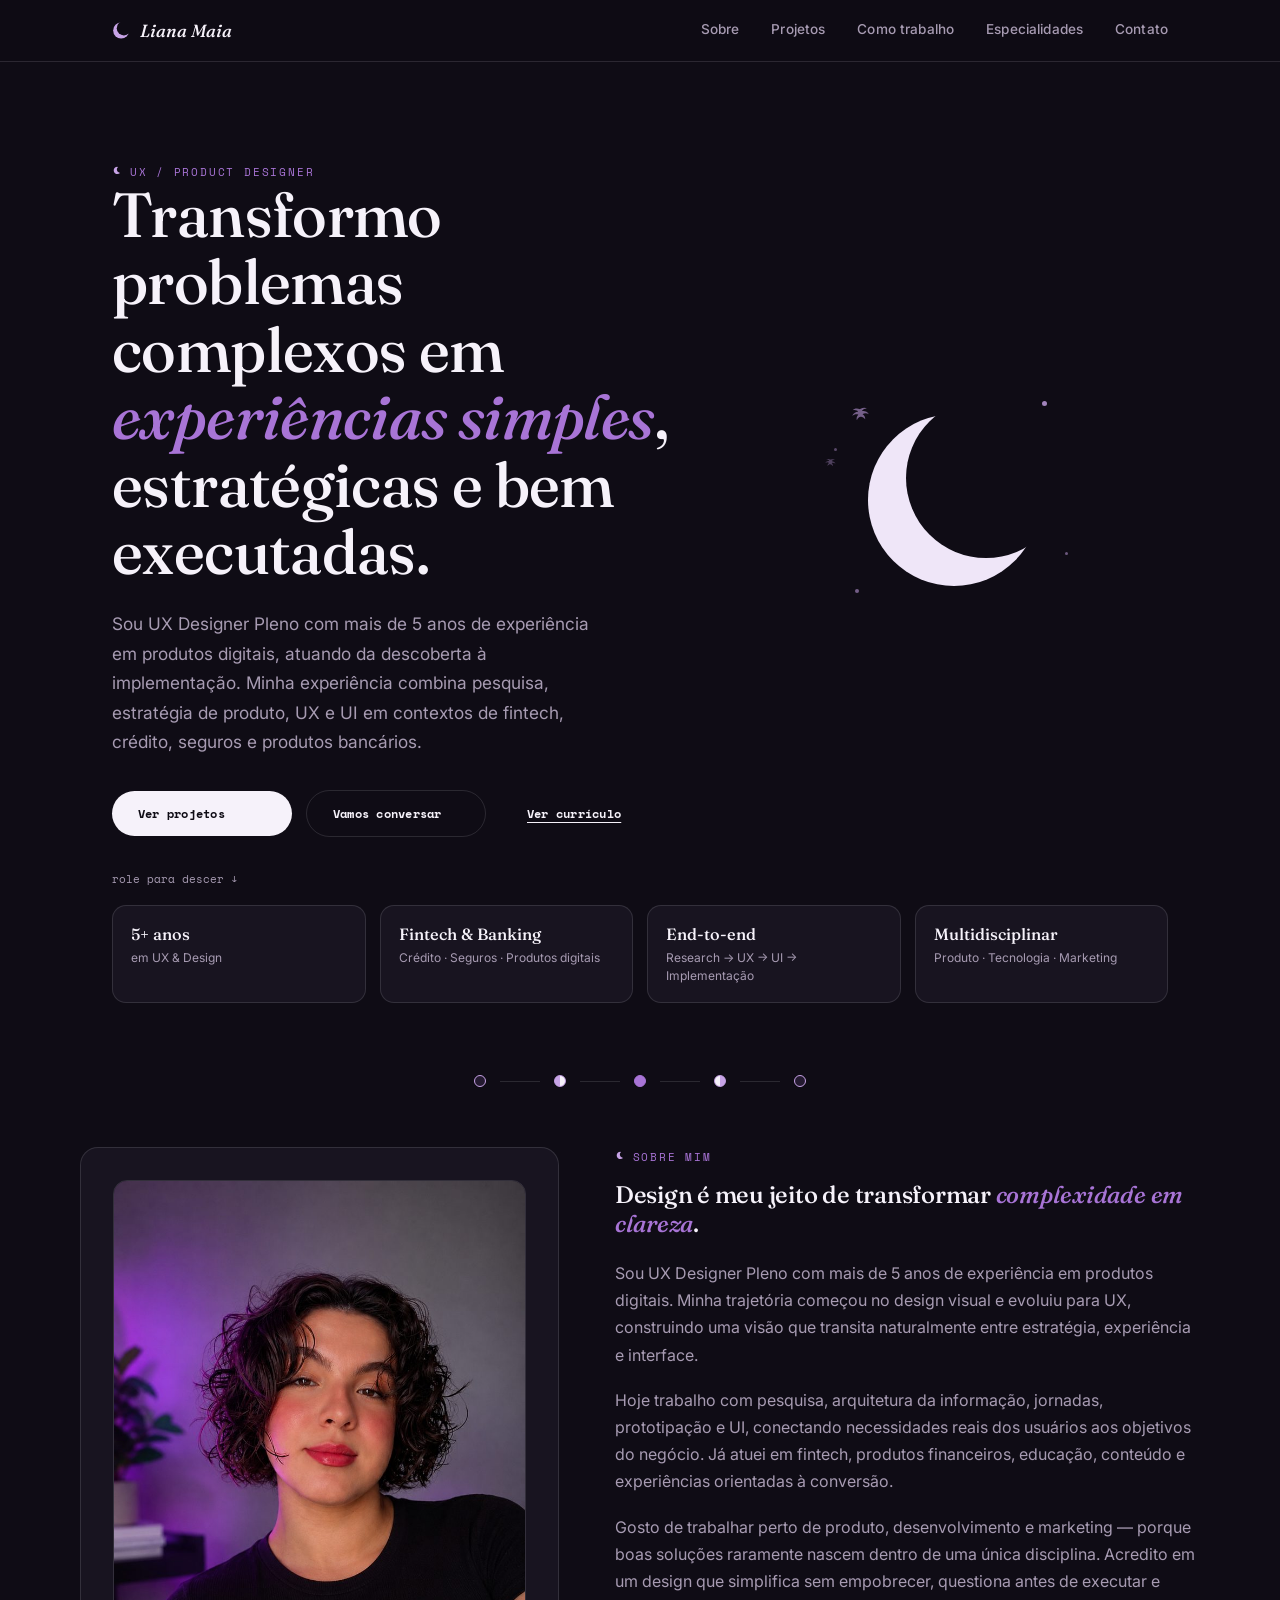
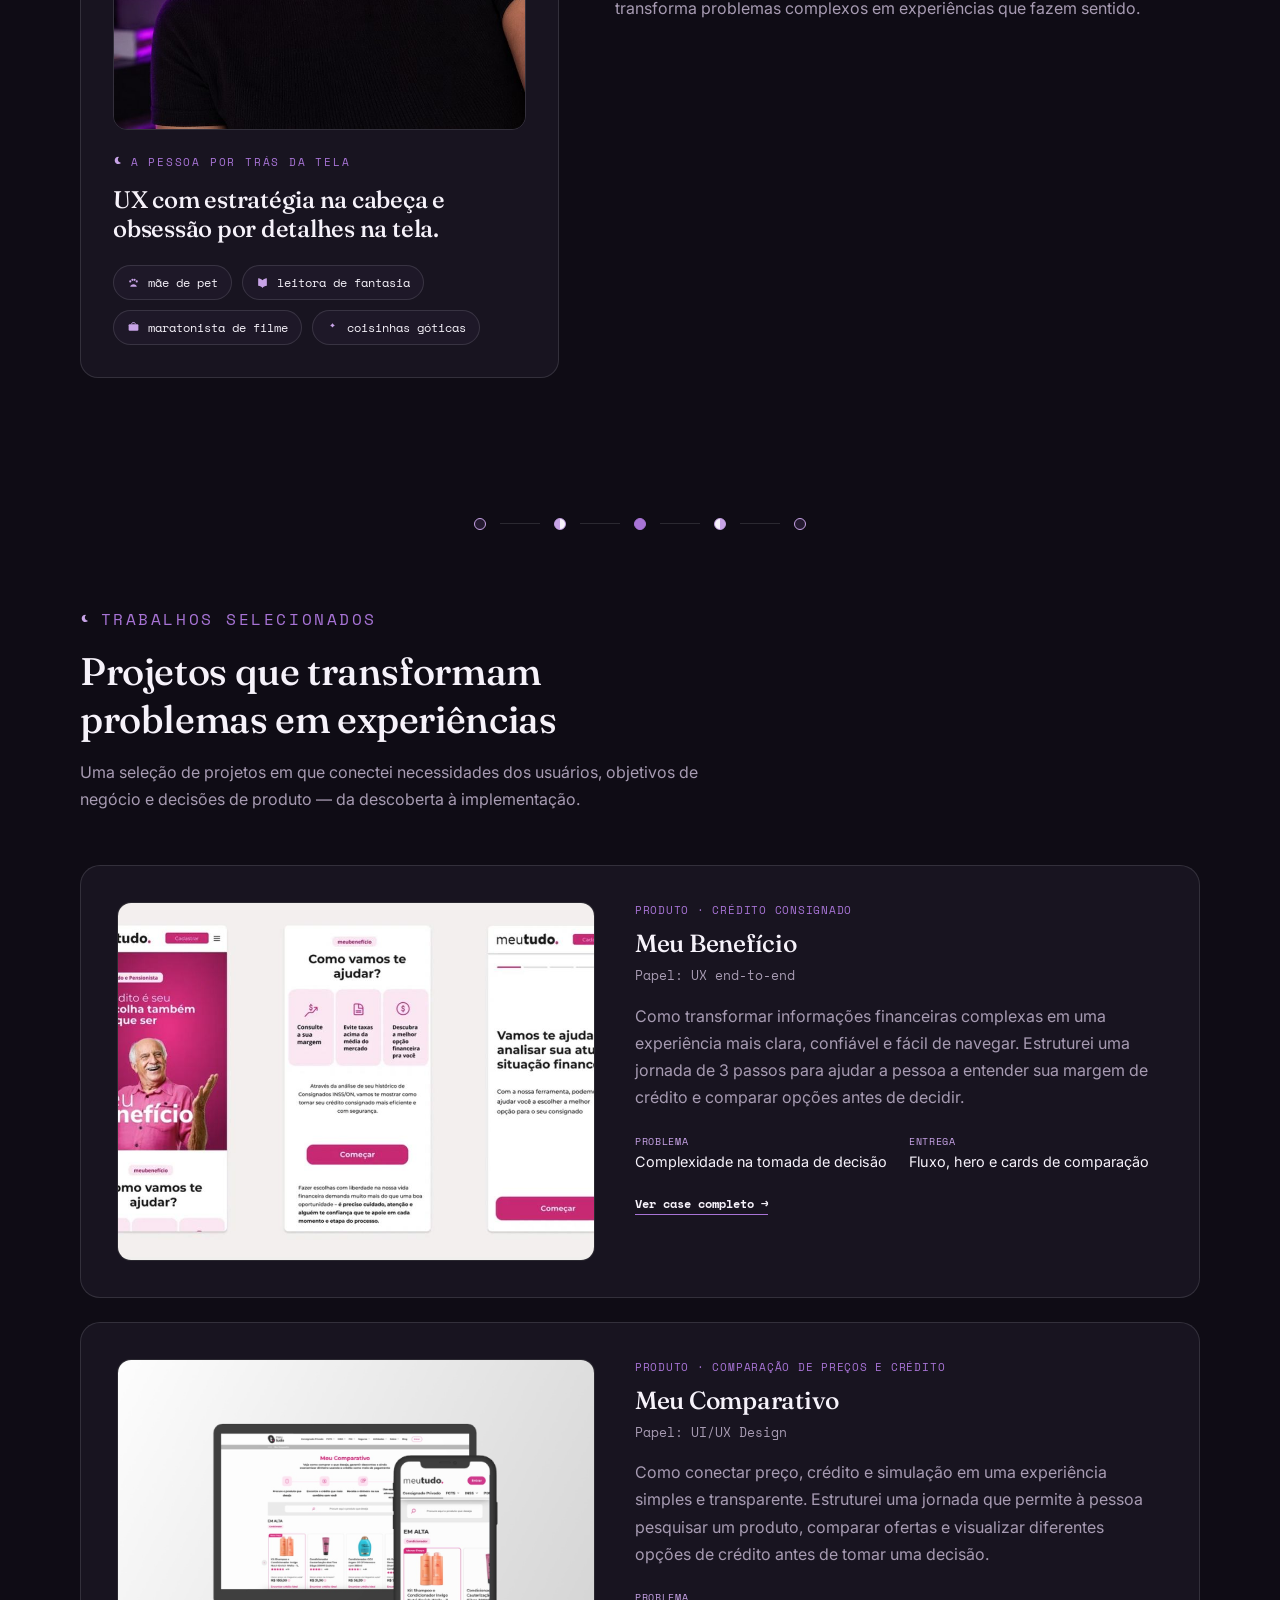
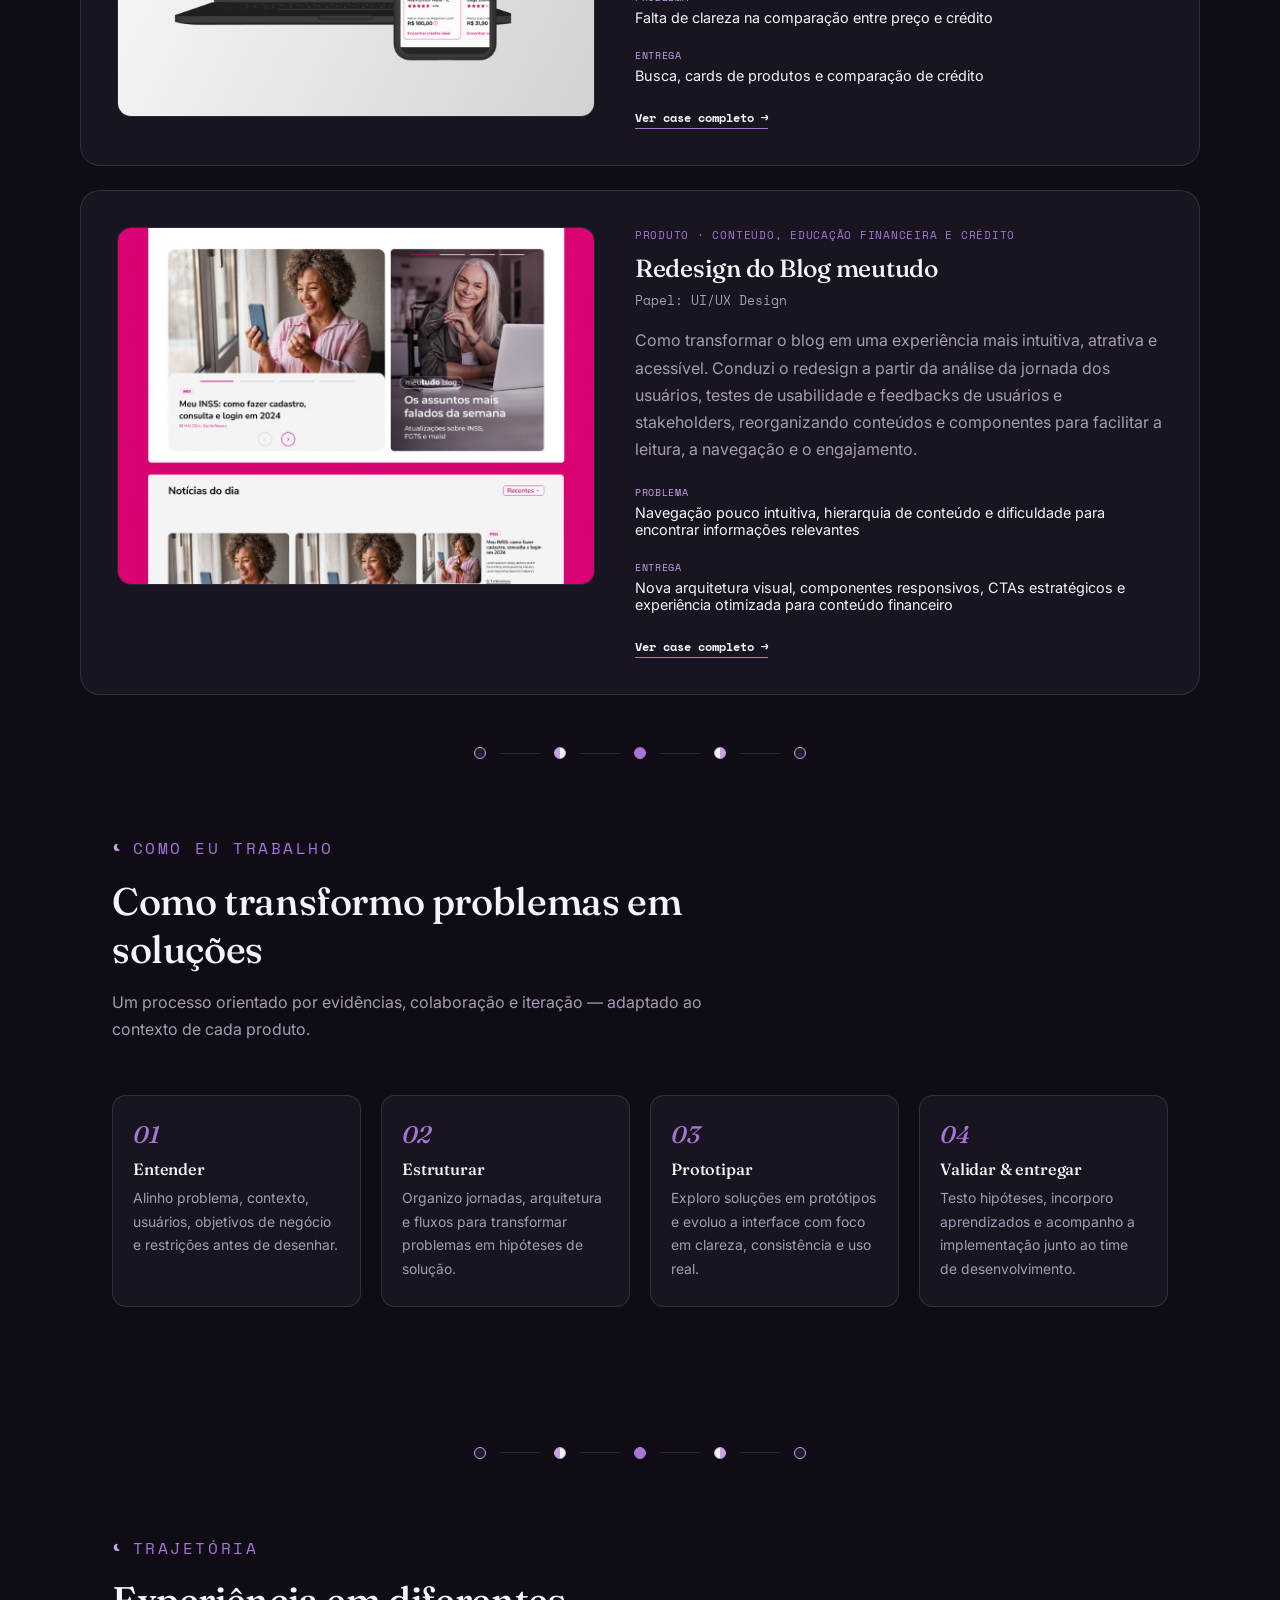
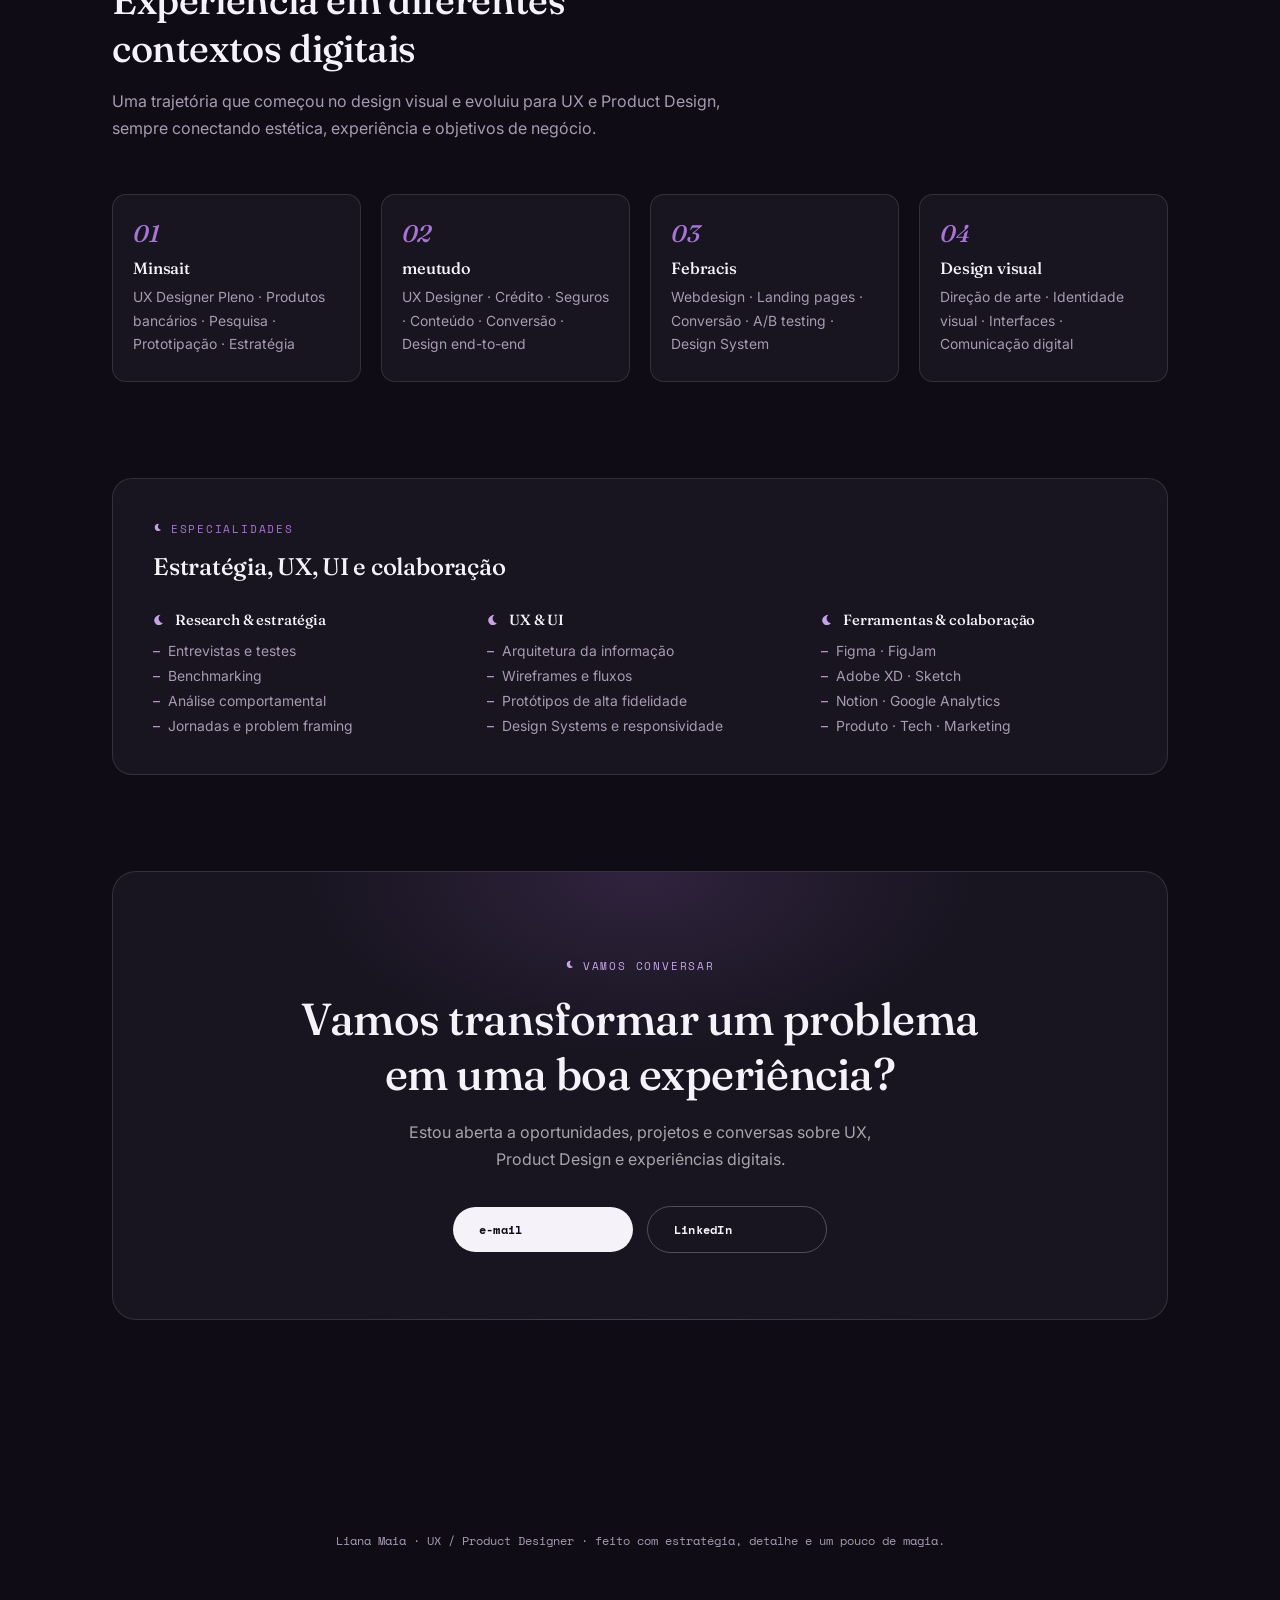
<file: index.html>
<!DOCTYPE html>
<html lang="pt-BR">

<head>
  <meta charset="UTF-8">
  <meta name="viewport" content="width=device-width, initial-scale=1.0">
  <title>Liana Maia — UX / Product Designer</title>
  <link rel="preconnect" href="https://fonts.googleapis.com">
  <link rel="preconnect" href="https://fonts.gstatic.com" crossorigin>
  <link
    href="https://fonts.googleapis.com/css2?family=Fraunces:ital,opsz,wght@0,9..144,400;0,9..144,500;0,9..144,600;1,9..144,500;1,9..144,600&family=Inter:wght@400;500;600&family=Space+Mono:wght@400;700&display=swap"
    rel="stylesheet">
  <link rel="stylesheet" href="index.css">
</head>

<body>

  <header class="nav">
    <div class="nav-inner">
      <a class="brand" href="#top">
        <svg class="mark" viewBox="0 0 100 100">
          <mask id="navMoonMask">
            <rect width="100" height="100" fill="#fff" />
            <circle cx="63" cy="38" r="38" fill="#000" />
          </mask>
          <circle cx="48" cy="50" r="42" fill="#c7a3e6" mask="url(#navMoonMask)" />
        </svg>
        Liana Maia
      </a>
      <nav class="links">
        <a href="#sobre">Sobre</a>
        <a href="#projetos">Projetos</a>
        <a href="#processo">Como trabalho</a>
        <a href="#habilidades">Especialidades</a>
        <a href="#contato">Contato</a>
      </nav>
      <button class="menu-toggle" type="button" aria-label="Abrir menu" aria-expanded="false">
        <span></span>
        <span></span>
        <span></span>
      </button>
    </div>
  </header>

  <main id="top">

    <!-- HERO -->
    <section class="hero" aria-label="Introdução">
      <div>
        <p class="eyebrow">UX / PRODUCT DESIGNER</p>
        <h1>Transformo problemas complexos em <em>experiências simples</em>, estratégicas e bem executadas.</h1>
        <p class="lede">Sou UX Designer Pleno com mais de 5 anos de experiência em produtos digitais, atuando da
          descoberta à implementação. Minha experiência combina pesquisa, estratégia de produto, UX e UI em contextos de
          fintech, crédito, seguros e produtos bancários.</p>
        <div class="cta-row">
          <a class="btn solid" href="#projetos">Ver projetos</a>
          <a class="btn ghost" href="#contato">Vamos conversar</a>
          <a class="btn link" href="assets/Liana_Maia_CV_roxo_profissional.pdf" rel="noopener" target="_blank">Ver
            currículo</a>
        </div>
      </div>

      <div class="hero-stage" aria-hidden="true">
        <div class="moon-art">
          <svg class="moon-svg" viewBox="0 0 200 200">
            <mask id="moonMask">
              <rect width="200" height="200" fill="#fff" />
              <circle cx="132" cy="78" r="80" fill="#000" />
            </mask>
            <circle cx="100" cy="100" r="86" fill="#efe6f8" mask="url(#moonMask)" />
          </svg>
          <svg class="bat b1" viewBox="0 0 100 60" fill="none">
            <path
              d="M50 20c-10-14-30-16-38-8 8-2 18 2 22 8-10-2-22 4-26 14 8-6 18-6 24-2-6 4-10 12-8 20 4-8 10-12 16-12s12 4 16 12c2-8-2-16-8-20 6-4 16-4 24 2-4-10-16-16-26-14 4-6 14-10 22-8-8-8-28-6-38 8z"
              fill="#c7a3e6" />
          </svg>
          <svg class="bat b2" viewBox="0 0 100 60" fill="none">
            <path
              d="M50 20c-10-14-30-16-38-8 8-2 18 2 22 8-10-2-22 4-26 14 8-6 18-6 24-2-6 4-10 12-8 20 4-8 10-12 16-12s12 4 16 12c2-8-2-16-8-20 6-4 16-4 24 2-4-10-16-16-26-14 4-6 14-10 22-8-8-8-28-6-38 8z"
              fill="#c7a3e6" />
          </svg>
          <span class="dot d1"></span>
          <span class="dot d2"></span>
          <span class="dot d3"></span>
          <span class="dot d4"></span>
        </div>
      </div>

      <div class="scroll-hint">role para descer ↓</div>
    </section>

    <div class="credibility-strip" aria-label="Experiência">
      <div><strong>5+ anos</strong><span>em UX &amp; Design</span></div>
      <div><strong>Fintech &amp; Banking</strong><span>Crédito · Seguros · Produtos digitais</span></div>
      <div><strong>End-to-end</strong><span>Research → UX → UI → Implementação</span></div>
      <div><strong>Multidisciplinar</strong><span>Produto · Tecnologia · Marketing</span></div>
    </div>

    <div class="phase-divider" aria-hidden="true">
      <span class="p1"></span>
      <div class="rule"></div><span class="p2"></span>
      <div class="rule"></div><span class="p3"></span>
      <div class="rule"></div><span class="p4"></span>
      <div class="rule"></div><span class="p5"></span>
    </div>

    <!-- SOBRE -->
    <section id="sobre" aria-label="Sobre">
      <div class="section-inner about-grid">
        <div class="about-card">
          <div class="about-photo">
            <img
              src="[data-uri]"
              alt="Foto de Liana Maia, UX Designer">
          </div>
          <p class="eyebrow" style="margin-top:22px;">A pessoa por trás da tela</p>
          <h3 style="margin-top:14px; font-size:1.5rem; font-weight:500;">UX com estratégia na cabeça e obsessão por
            detalhes na tela.</h3>
          <div class="paw-row">
            <span class="chip"><svg viewBox="0 0 24 24" fill="none">
                <path d="M12 15c-3 0-6 2-6 5h12c0-3-3-5-6-5z" fill="#c7a3e6" />
                <circle cx="6" cy="10" r="2" fill="#c7a3e6" />
                <circle cx="10" cy="7" r="2" fill="#c7a3e6" />
                <circle cx="14" cy="7" r="2" fill="#c7a3e6" />
                <circle cx="18" cy="10" r="2" fill="#c7a3e6" />
              </svg>mãe de pet</span>
            <span class="chip"><svg viewBox="0 0 24 24" fill="none">
                <path d="M4 4c4 0 6 2 8 4 2-2 4-4 8-4v14c-4 0-6 2-8 4-2-2-4-4-8-4V4z" fill="#c7a3e6" />
              </svg>leitora de fantasia</span>
            <span class="chip"><svg viewBox="0 0 24 24" fill="none">
                <rect x="3" y="6" width="18" height="12" rx="2" fill="#c7a3e6" />
                <path d="M8 6l2-3h4l2 3" stroke="#c7a3e6" stroke-width="1.6" fill="none" />
              </svg>maratonista de filme</span>
            <span class="chip"><svg viewBox="0 0 24 24" fill="none">
                <path d="M12 4c-1.5 3-5 4-5 4s3 1 5 4c2-3 5-4 5-4s-3.5-1-5-4z" fill="#c7a3e6" />
              </svg>coisinhas góticas</span>
          </div>
        </div>

        <div class="about-text">
          <p class="eyebrow">Sobre mim</p>
          <h2 style="margin-top:14px; font-weight:500;">Design é meu jeito de transformar <span
              class="accent-word">complexidade em clareza</span>.</h2>
          <p style="margin-top:22px;">Sou UX Designer Pleno com mais de 5 anos de experiência em produtos digitais.
            Minha trajetória começou no design visual e evoluiu para UX, construindo uma visão que transita naturalmente
            entre estratégia, experiência e interface.</p>
          <p>Hoje trabalho com pesquisa, arquitetura da informação, jornadas, prototipação e UI, conectando necessidades
            reais dos usuários aos objetivos do negócio. Já atuei em fintech, produtos financeiros, educação, conteúdo e
            experiências orientadas à conversão.</p>
          <p>Gosto de trabalhar perto de produto, desenvolvimento e marketing — porque boas soluções raramente nascem
            dentro de uma única disciplina. Acredito em um design que simplifica sem empobrecer, questiona antes de
            executar e transforma problemas complexos em experiências que fazem sentido.</p>
        </div>
      </div>
    </section>

    <div class="phase-divider" aria-hidden="true">
      <span class="p1"></span>
      <div class="rule"></div><span class="p2"></span>
      <div class="rule"></div><span class="p3"></span>
      <div class="rule"></div><span class="p4"></span>
      <div class="rule"></div><span class="p5"></span>
    </div>

    <!-- PROJETOS -->
    <section id="projetos" aria-label="Projetos">
      <div class="section-inner">
        <div class="section-head">
          <p class="eyebrow">Trabalhos selecionados</p>
          <h2>Projetos que transformam problemas em experiências</h2>
          <p>Uma seleção de projetos em que conectei necessidades dos usuários, objetivos de negócio e decisões de
            produto — da descoberta à implementação.</p>
        </div>

        <div class="project-list">

          <!-- Projeto 1 -->
          <article class="project-card">
            <div class="project-visual" aria-hidden="true">
              <img src="assets/produto credito consignado.jpg" alt="">
            </div>
            <div class="project-body">
              <span class="project-tag">Produto · Crédito consignado</span>
              <h3>Meu Benefício</h3>
              <p class="role">Papel: UX end-to-end</p>
              <p class="desc">Como transformar informações financeiras complexas em uma experiência mais clara,
                confiável e fácil de navegar. Estruturei uma jornada de 3 passos para ajudar a pessoa a entender sua
                margem de crédito e comparar opções antes de decidir.</p>
              <div class="project-meta">
                <div>
                  <div class="label">Problema</div>
                  <div class="value">Complexidade na tomada de decisão</div>
                </div>
                <div>
                  <div class="label">Entrega</div>
                  <div class="value">Fluxo, hero e cards de comparação</div>
                </div>
              </div>
              <div class="project-links">
                <a class="project-link" href="meu-beneficio.html">Ver case completo →</a>
              </div>
            </div>
          </article>

          <!-- Projeto 2 -->
          <article class="project-card">
            <div class="project-visual" aria-hidden="true">
              <img src="assets/WhatsApp Image 2026-08-19 at 11.01.56.jpeg"
                alt="Meu Comparativo exibido em notebook e celular">
            </div>

            <div class="project-body">
              <span class="project-tag">Produto · Comparação de preços e crédito</span>

              <h3>Meu Comparativo</h3>

              <p class="role">Papel: UI/UX Design</p>

              <p class="desc">
                Como conectar preço, crédito e simulação em uma experiência simples e
                transparente. Estruturei uma jornada que permite à pessoa pesquisar um
                produto, comparar ofertas e visualizar diferentes opções de crédito antes
                de tomar uma decisão.
              </p>

              <div class="project-meta">
                <div>
                  <div class="label">Problema</div>
                  <div class="value">
                    Falta de clareza na comparação entre preço e crédito
                  </div>
                </div>

                <div>
                  <div class="label">Entrega</div>
                  <div class="value">
                    Busca, cards de produtos e comparação de crédito
                  </div>
                </div>
              </div>

              <div class="project-links">
                <a class="project-link" href="meu-comparativo.html">
                  Ver case completo →
                </a>
              </div>
            </div>
          </article>

          <!-- Projeto 3 -->
          <article class="project-card">
            <div class="project-visual" aria-hidden="true">
              <img src="assets/WhatsApp Image 2026-08-19 at 11.54.19.jpeg"
                alt="Redesign do blog meutudo em desktop e mobile">
            </div>

            <div class="project-body">
              <span class="project-tag">Produto · Conteúdo, educação financeira e crédito</span>

              <h3>Redesign do Blog meutudo</h3>

              <p class="role">Papel: UI/UX Design</p>

              <p class="desc">
                Como transformar o blog em uma experiência mais intuitiva, atrativa e acessível.
                Conduzi o redesign a partir da análise da jornada dos usuários, testes de
                usabilidade e feedbacks de usuários e stakeholders, reorganizando conteúdos e
                componentes para facilitar a leitura, a navegação e o engajamento.
              </p>

              <div class="project-meta">
                <div>
                  <div class="label">Problema</div>
                  <div class="value">
                    Navegação pouco intuitiva, hierarquia de conteúdo e dificuldade para
                    encontrar informações relevantes
                  </div>
                </div>

                <div>
                  <div class="label">Entrega</div>
                  <div class="value">
                    Nova arquitetura visual, componentes responsivos, CTAs estratégicos e
                    experiência otimizada para conteúdo financeiro
                  </div>
                </div>
              </div>

              <div class="project-links">
                <a class="project-link" href="redesign-blog-meutudo-case.html">
                  Ver case completo →
                </a>
              </div>
            </div>
          </article>

        </div>



        <div class="phase-divider" aria-hidden="true">
          <span class="p1"></span>
          <div class="rule"></div><span class="p2"></span>
          <div class="rule"></div><span class="p3"></span>
          <div class="rule"></div><span class="p4"></span>
          <div class="rule"></div><span class="p5"></span>
        </div>

        <!-- PROCESSO -->
        <section id="processo" aria-label="Processo de trabalho">
          <div class="section-inner">
            <div class="section-head">
              <p class="eyebrow">Como eu trabalho</p>
              <h2>Como transformo problemas em soluções</h2>
              <p>Um processo orientado por evidências, colaboração e iteração — adaptado ao contexto de cada produto.
              </p>
            </div>
            <div class="process-list">
              <div class="process-item">
                <div class="num">01</div>
                <h4>Entender</h4>
                <p>Alinho problema, contexto, usuários, objetivos de negócio e restrições antes de desenhar.</p>
              </div>
              <div class="process-item">
                <div class="num">02</div>
                <h4>Estruturar</h4>
                <p>Organizo jornadas, arquitetura e fluxos para transformar problemas em hipóteses de solução.</p>
              </div>
              <div class="process-item">
                <div class="num">03</div>
                <h4>Prototipar</h4>
                <p>Exploro soluções em protótipos e evoluo a interface com foco em clareza, consistência e uso real.</p>
              </div>
              <div class="process-item">
                <div class="num">04</div>
                <h4>Validar &amp; entregar</h4>
                <p>Testo hipóteses, incorporo aprendizados e acompanho a implementação junto ao time de desenvolvimento.
                </p>
              </div>
            </div>
          </div>
        </section>

        <div class="phase-divider" aria-hidden="true">
          <span class="p1"></span>
          <div class="rule"></div><span class="p2"></span>
          <div class="rule"></div><span class="p3"></span>
          <div class="rule"></div><span class="p4"></span>
          <div class="rule"></div><span class="p5"></span>
        </div>

        <section id="experiencia" aria-label="Experiência">
          <div class="section-inner">
            <div class="section-head">
              <p class="eyebrow">Trajetória</p>
              <h2>Experiência em diferentes contextos digitais</h2>
              <p>Uma trajetória que começou no design visual e evoluiu para UX e Product Design, sempre conectando
                estética,
                experiência e objetivos de negócio.</p>
            </div>
            <div class="process-list">
              <div class="process-item">
                <div class="num">01</div>
                <h4>Minsait</h4>
                <p>UX Designer Pleno · Produtos bancários · Pesquisa · Prototipação · Estratégia</p>
              </div>
              <div class="process-item">
                <div class="num">02</div>
                <h4>meutudo</h4>
                <p>UX Designer · Crédito · Seguros · Conteúdo · Conversão · Design end-to-end</p>
              </div>
              <div class="process-item">
                <div class="num">03</div>
                <h4>Febracis</h4>
                <p>Webdesign · Landing pages · Conversão · A/B testing · Design System</p>
              </div>
              <div class="process-item">
                <div class="num">04</div>
                <h4>Design visual</h4>
                <p>Direção de arte · Identidade visual · Interfaces · Comunicação digital</p>
              </div>
            </div>
          </div>
        </section>

        <!-- HABILIDADES -->
        <section id="habilidades" aria-label="Habilidades">
          <div class="section-inner">
            <div class="grimoire">
              <p class="eyebrow">Especialidades</p>
              <h2 style="margin-top:14px; font-weight:500;">Estratégia, UX, UI e colaboração</h2>
              <div class="grimoire-grid">
                <div class="grimoire-cat">
                  <h4><svg viewBox="0 0 24 24" fill="none">
                      <path
                        d="M13 3c-3 2-4 5.5-3 8.5C11 15 14 17 17 17.5c-3 3-7 4-10.5 2.5C3 18 1 14 2.5 10 4 6 8.5 3 13 3z"
                        fill="#c7a3e6" />
                    </svg>Research &amp; estratégia</h4>
                  <ul>
                    <li>Entrevistas e testes</li>
                    <li>Benchmarking</li>
                    <li>Análise comportamental</li>
                    <li>Jornadas e problem framing</li>
                  </ul>
                </div>
                <div class="grimoire-cat">
                  <h4><svg viewBox="0 0 24 24" fill="none">
                      <path
                        d="M13 3c-3 2-4 5.5-3 8.5C11 15 14 17 17 17.5c-3 3-7 4-10.5 2.5C3 18 1 14 2.5 10 4 6 8.5 3 13 3z"
                        fill="#c7a3e6" />
                    </svg>UX &amp; UI</h4>
                  <ul>
                    <li>Arquitetura da informação</li>
                    <li>Wireframes e fluxos</li>
                    <li>Protótipos de alta fidelidade</li>
                    <li>Design Systems e responsividade</li>
                  </ul>
                </div>
                <div class="grimoire-cat">
                  <h4><svg viewBox="0 0 24 24" fill="none">
                      <path
                        d="M13 3c-3 2-4 5.5-3 8.5C11 15 14 17 17 17.5c-3 3-7 4-10.5 2.5C3 18 1 14 2.5 10 4 6 8.5 3 13 3z"
                        fill="#c7a3e6" />
                    </svg>Ferramentas &amp; colaboração</h4>
                  <ul>
                    <li>Figma · FigJam</li>
                    <li>Adobe XD · Sketch</li>
                    <li>Notion · Google Analytics</li>
                    <li>Produto · Tech · Marketing</li>
                  </ul>
                </div>
              </div>
            </div>
          </div>
        </section>

        <!-- CONTATO -->
        <section id="contato" aria-label="Contato">
          <div class="section-inner">
            <div class="contact-card">
              <p class="eyebrow" style="justify-content:center;">Vamos conversar</p>
              <h2 style="margin-top:16px;">Vamos transformar um problema<br>em uma boa experiência?</h2>
              <p>Estou aberta a oportunidades, projetos e conversas sobre UX, Product Design e experiências digitais.
              </p>
              <div class="cta-row">
                <a class="btn solid" href="mailto:contatolianamaia@gmail.com">e-mail</a>
                <a class="btn ghost" href="https://linkedin.com/in/lianamaia" target="_blank"
                  rel="noopener">LinkedIn</a>
              </div>
            </div>
          </div>
        </section>

  </main>
  <button class="back-to-top" type="button" aria-label="Voltar ao topo">
    ↑
  </button>
  <footer>
    Liana Maia · UX / Product Designer · feito com estratégia, detalhe e um pouco de magia.
  </footer>

</body>
<script src="index.js"></script>

</html>
</file>
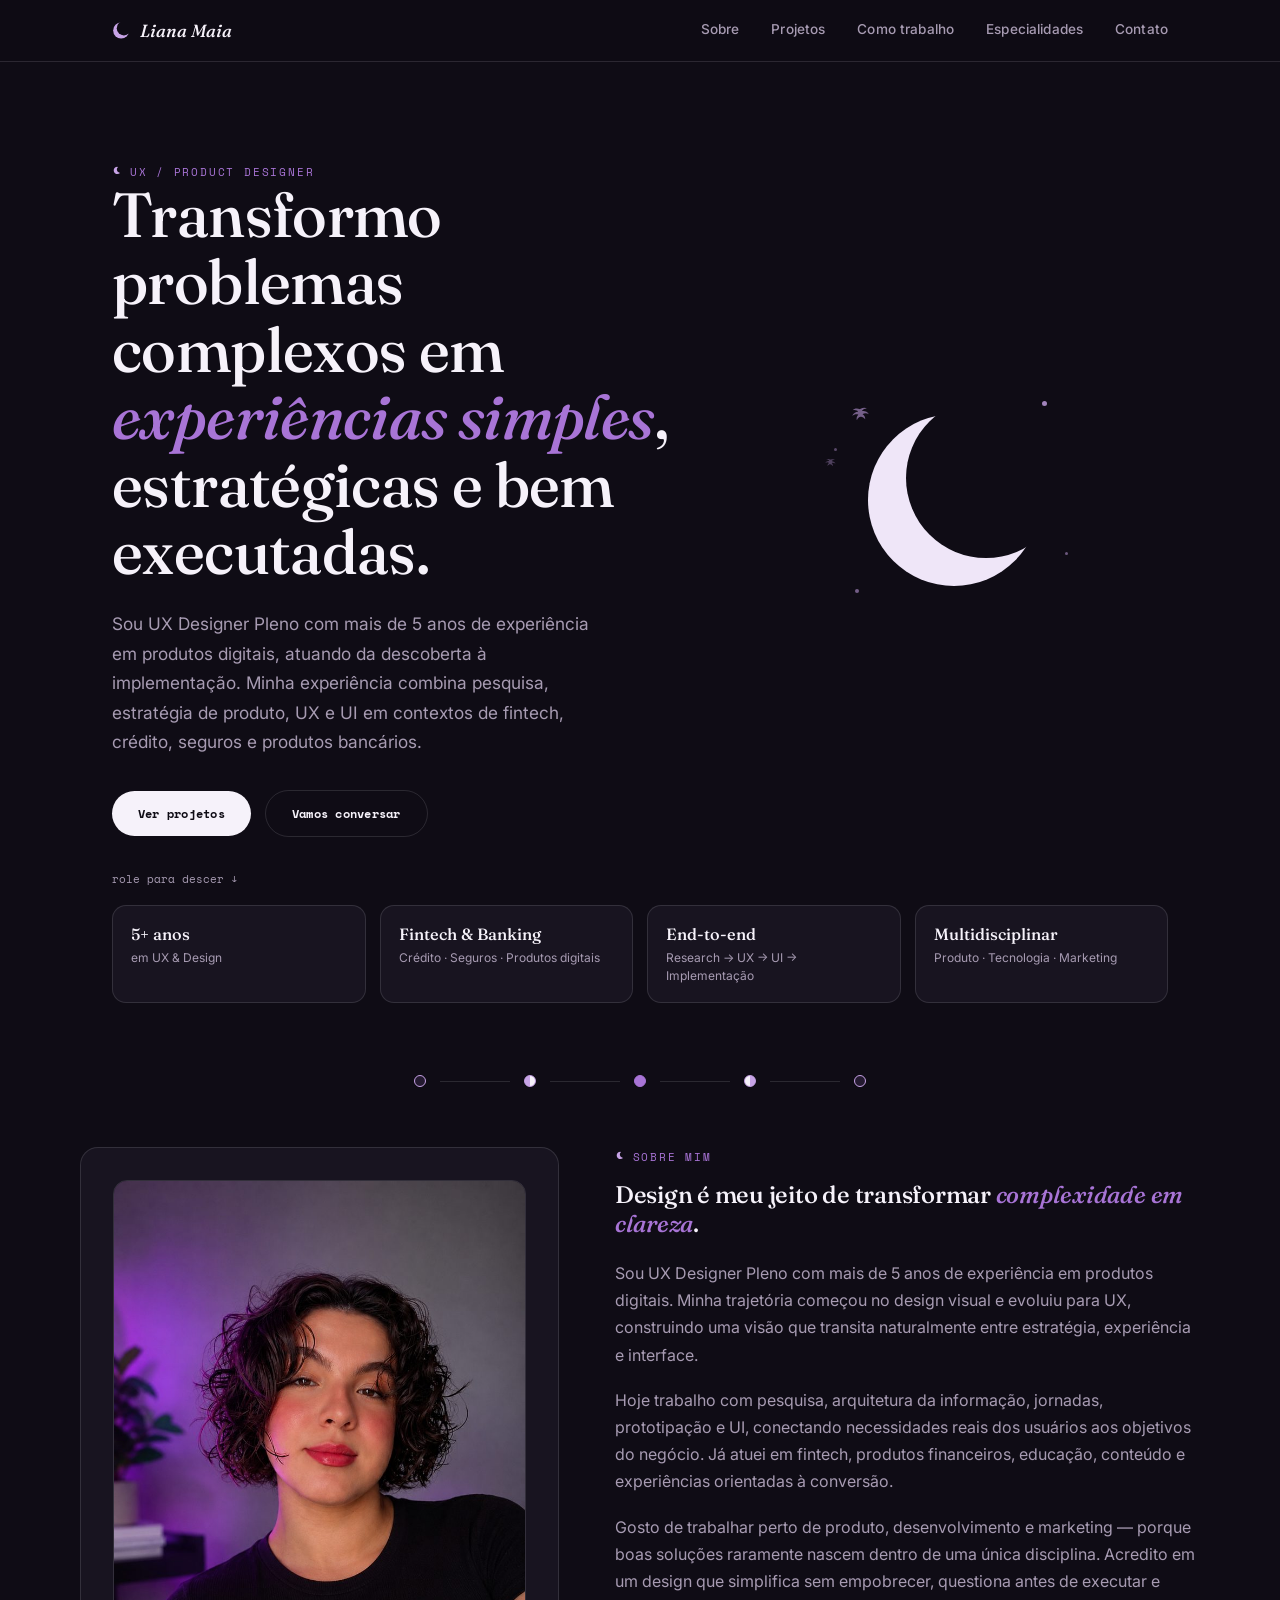
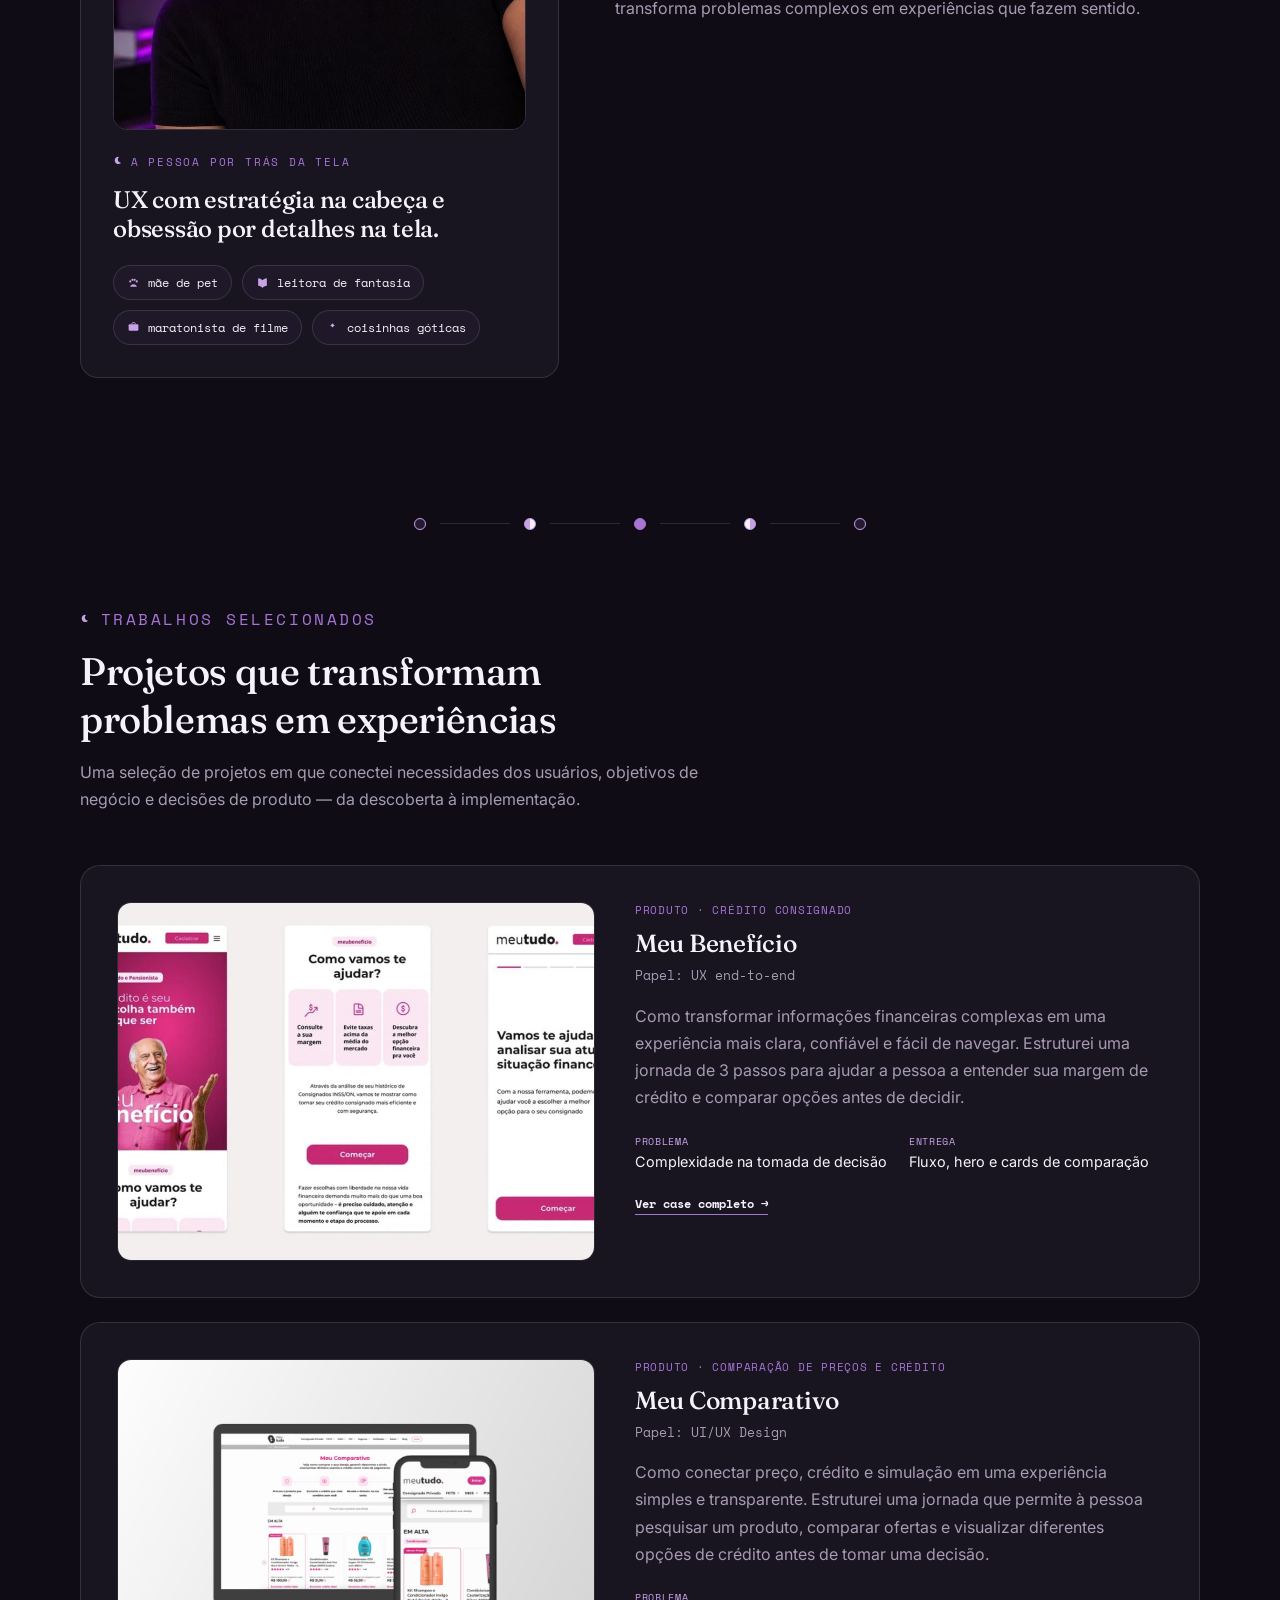
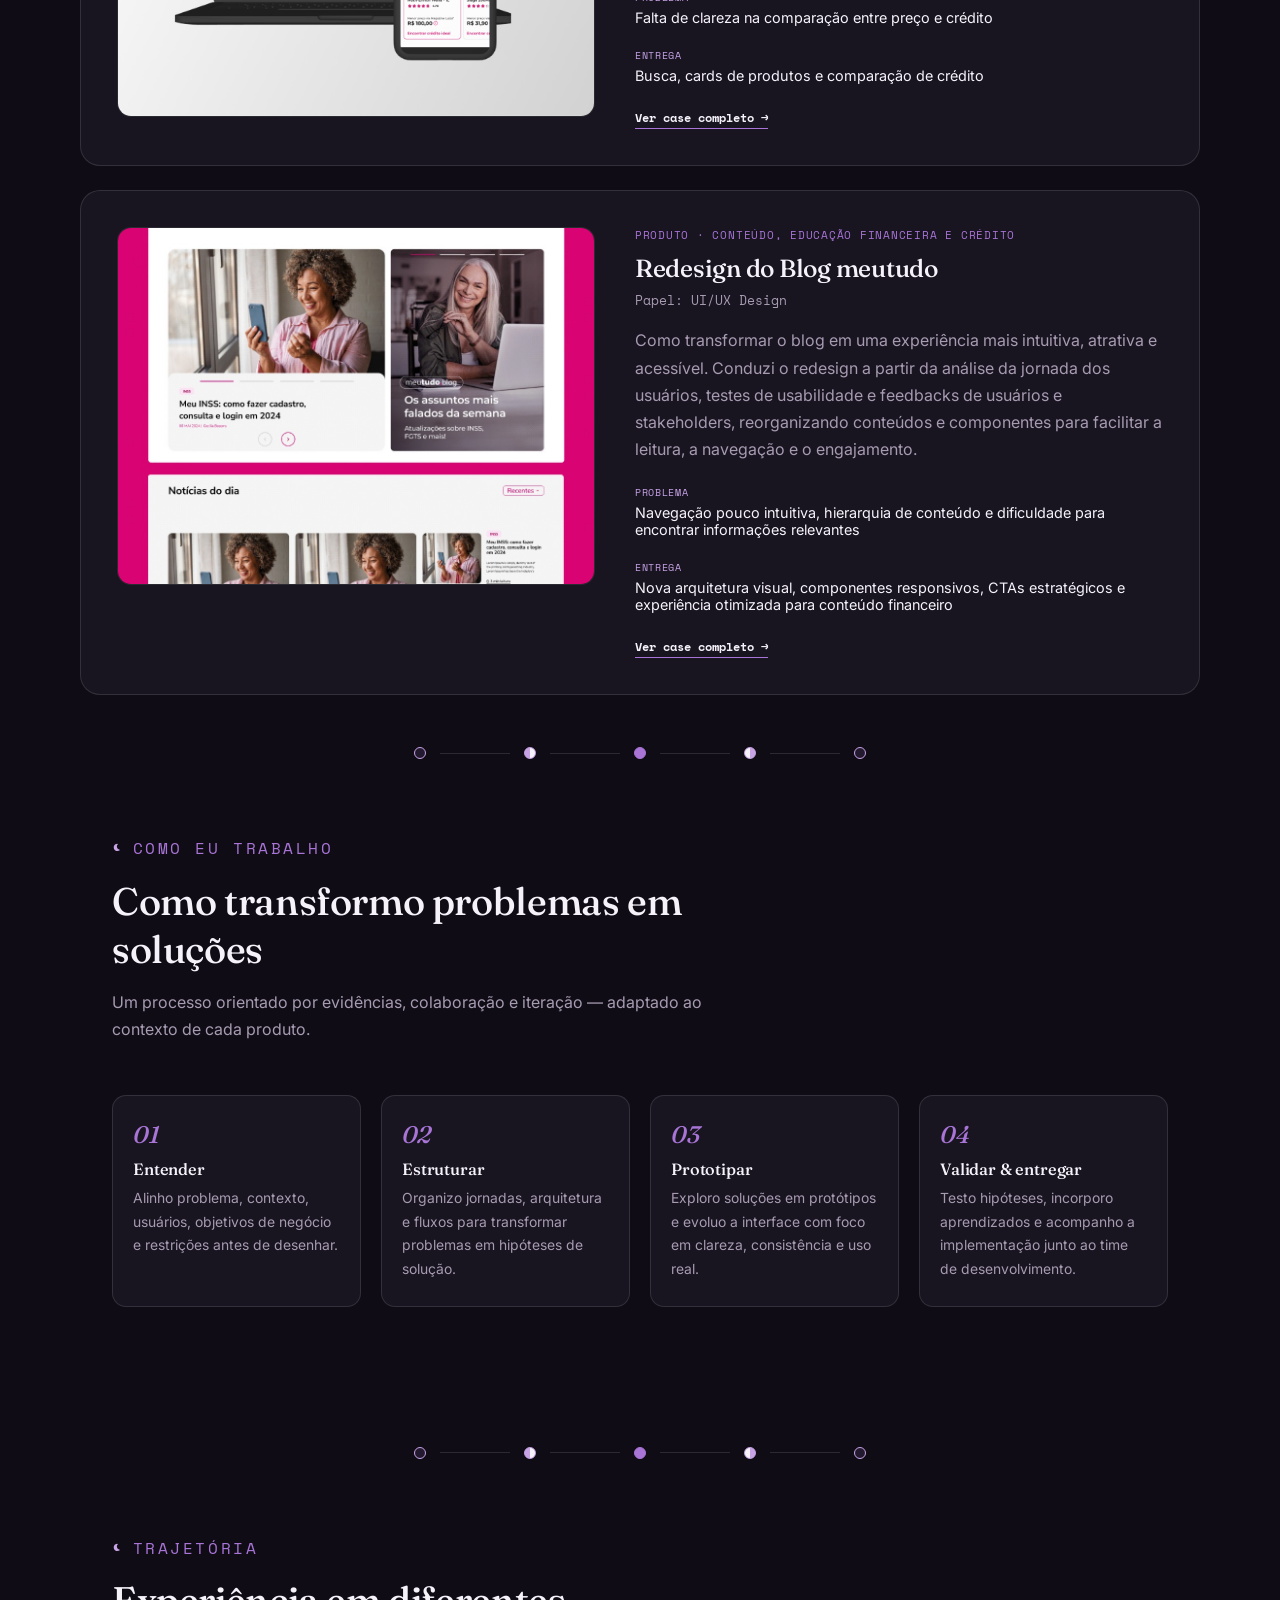
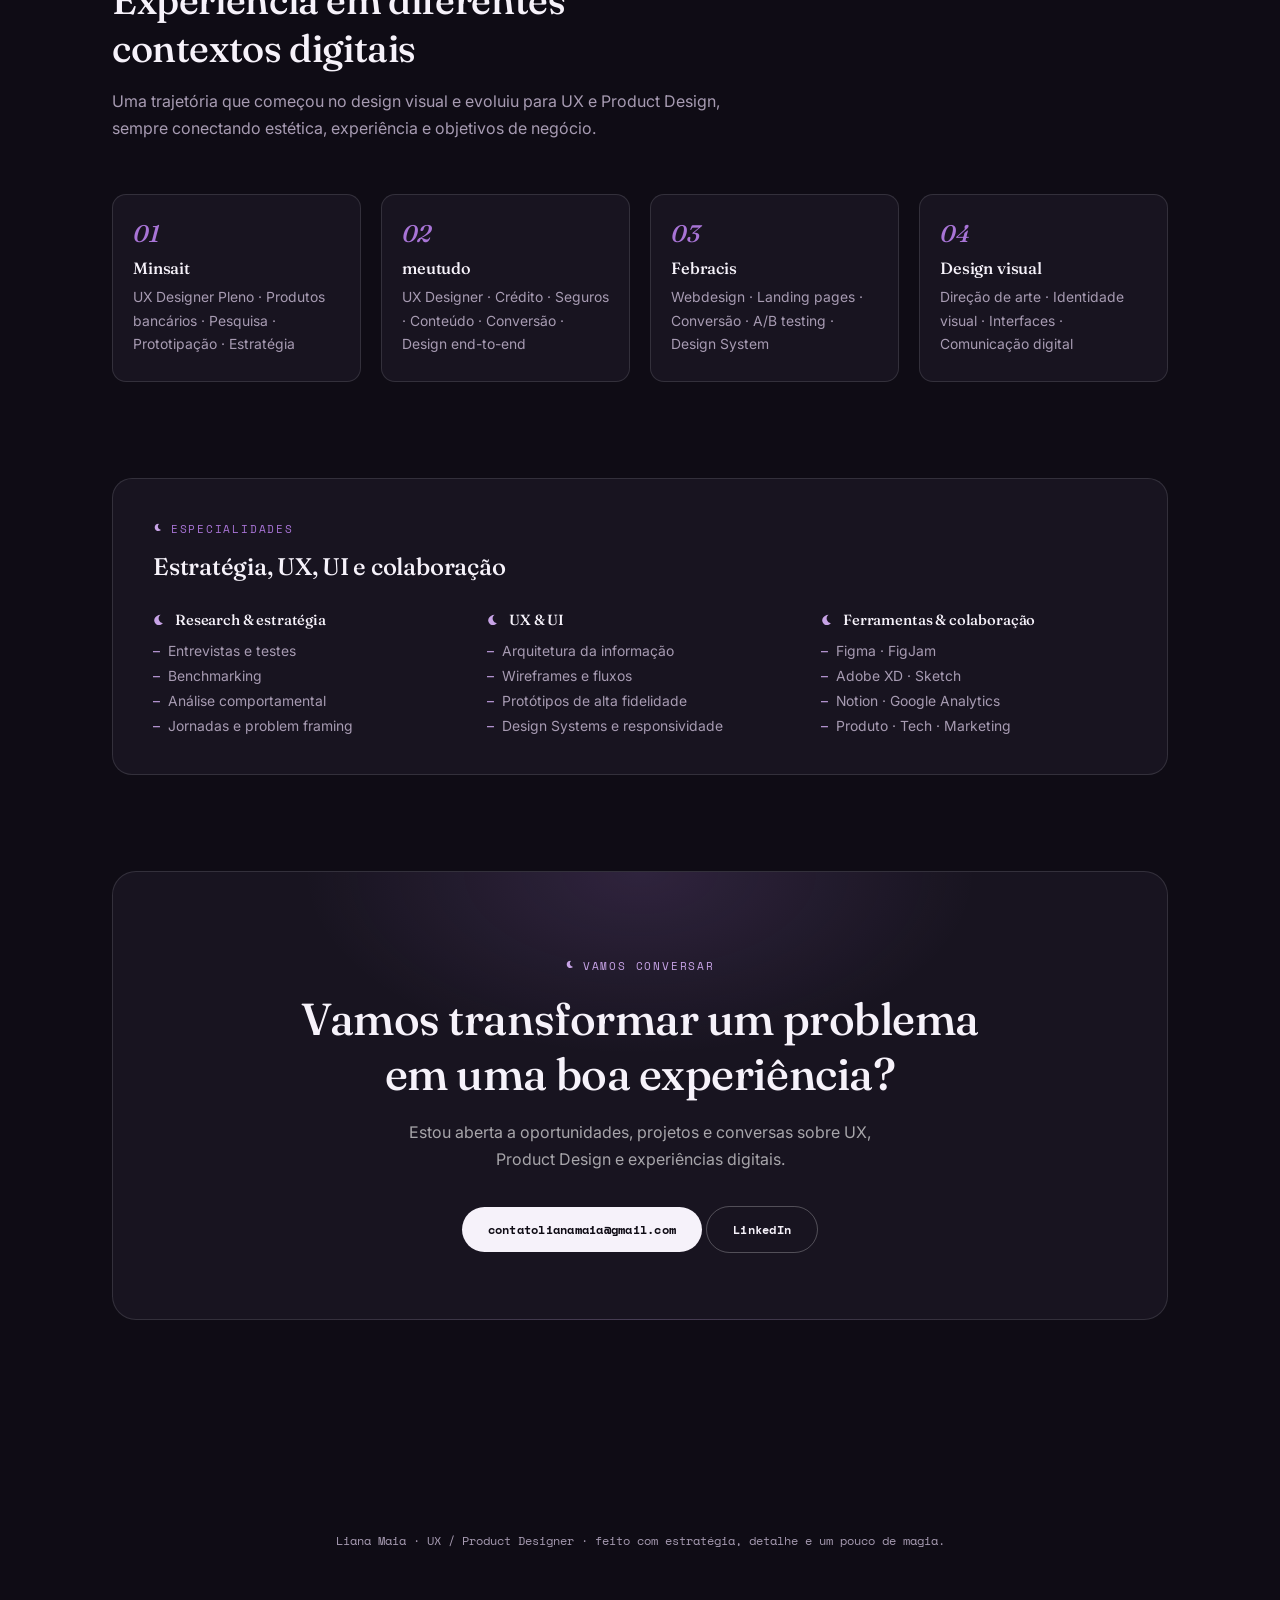
<file: Liana_Maia_UX_Portfolio_Minimalista.html>
<!DOCTYPE html>
<html lang="pt-BR">

<head>
  <meta charset="UTF-8">
  <meta name="viewport" content="width=device-width, initial-scale=1.0">
  <title>Liana Maia — UX / Product Designer</title>
  <link rel="preconnect" href="https://fonts.googleapis.com">
  <link rel="preconnect" href="https://fonts.gstatic.com" crossorigin>
  <link
    href="https://fonts.googleapis.com/css2?family=Fraunces:ital,opsz,wght@0,9..144,400;0,9..144,500;0,9..144,600;1,9..144,500;1,9..144,600&family=Inter:wght@400;500;600&family=Space+Mono:wght@400;700&display=swap"
    rel="stylesheet">
  <style>
    :root {
      --black: #0f0c15;
      --surface: #181420;
      --surface-soft: #1e1828;
      --purple: #a874d6;
      --purple-deep: #3a1858;
      --purple-mid: #c7a3e6;
      --purple-soft: rgba(168, 116, 214, 0.14);
      --paper: #0f0c15;
      --white: #f6f2fa;
      --muted: #a79bb2;
      --line: rgba(246, 242, 250, 0.12);
      --line-soft: rgba(246, 242, 250, 0.07);
    }

    * {
      box-sizing: border-box;
    }

    html {
      scroll-behavior: smooth;
    }

    body {
      margin: 0;
      background: var(--paper);
      color: var(--white);
      font-family: 'Inter', sans-serif;
      font-weight: 400;
      -webkit-font-smoothing: antialiased;
      overflow-x: hidden;
    }

    ::selection {
      background: var(--purple);
      color: var(--black);
    }

    a {
      color: inherit;
    }

    img,
    svg {
      display: block;
      max-width: 100%;
    }

    .eyebrow {
      font-family: 'Space Mono', monospace;
      font-size: 0.7rem;
      letter-spacing: 0.16em;
      text-transform: uppercase;
      color: var(--purple);
      display: flex;
      align-items: center;
      gap: 0.6em;
    }

    .eyebrow::before {
      content: "";
      width: 11px;
      height: 11px;
      background: url("data:image/svg+xml,%3Csvg xmlns='http://www.w3.org/2000/svg' viewBox='0 0 100 100'%3E%3Cpath fill='%23c7a3e6' d='M55 10c-9 8-13 20-9 32 4 12 15 20 27 21-9 9-22 13-35 9C22 66 13 50 16 34 19 18 34 7 50 8c2 0 3.5.7 5 2z'/%3E%3C/svg%3E") center/contain no-repeat;
      flex-shrink: 0;
    }

    h1,
    h2,
    h3,
    h4 {
      font-family: 'Fraunces', serif;
      font-weight: 500;
      margin: 0;
      color: var(--white);
      letter-spacing: -0.01em;
    }

    p {
      line-height: 1.7;
      color: var(--muted);
      margin: 0;
    }

    .wrap {
      max-width: 1120px;
      margin: 0 auto;
      padding: 0 32px;
    }

    a:focus-visible,
    button:focus-visible {
      outline: 2px solid var(--purple);
      outline-offset: 4px;
      border-radius: 4px;
    }

    @media (prefers-reduced-motion: reduce) {
      * {
        animation-duration: 0.01ms !important;
        animation-iteration-count: 1 !important;
        transition-duration: 0.01ms !important;
        scroll-behavior: auto !important;
      }
    }

    /* ---------- Nav ---------- */
    header.nav {
      position: sticky;
      top: 0;
      z-index: 50;
      backdrop-filter: blur(14px);
      background: rgba(15, 12, 21, 0.82);
      border-bottom: 1px solid var(--line);
    }

    .nav-inner {
      max-width: 1120px;
      margin: 0 auto;
      padding: 20px 32px;
      display: flex;
      align-items: center;
      justify-content: space-between;
    }

    .brand {
      display: flex;
      align-items: center;
      gap: 9px;
      font-family: 'Fraunces', serif;
      font-weight: 500;
      font-style: italic;
      font-size: 1.1rem;
      color: var(--white);
      text-decoration: none;
    }

    .brand .mark {
      width: 19px;
      height: 19px;
    }

    nav.links {
      display: flex;
      gap: 32px;
    }

    nav.links a {
      text-decoration: none;
      font-size: 0.85rem;
      color: var(--muted);
      font-weight: 500;
      letter-spacing: 0.01em;
      position: relative;
      padding-bottom: 3px;
      transition: color 0.2s ease;
    }

    nav.links a:hover {
      color: var(--white);
    }

    @media (max-width:760px) {
      nav.links {
        display: none;
      }
    }

    /* ---------- Hero ---------- */
    .hero {
      position: relative;
      padding: 100px 32px 60px;
      max-width: 1120px;
      margin: 0 auto;
      display: grid;
      grid-template-columns: 1.15fr 0.85fr;
      gap: 48px;
      align-items: center;
    }

    @media (max-width:860px) {
      .hero {
        grid-template-columns: 1fr;
        padding-top: 64px;
      }
    }

    .hero h1 {
      font-size: clamp(2.4rem, 5vw, 3.9rem);
      line-height: 1.08;
      font-weight: 500;
    }

    .hero h1 em {
      font-style: italic;
      color: var(--purple);
      font-weight: 500;
    }

    .hero .lede {
      margin-top: 24px;
      font-size: 1.08rem;
      max-width: 46ch;
    }

    .hero .cta-row {
      margin-top: 34px;
      display: flex;
      gap: 14px;
      flex-wrap: wrap;
      align-items: center;
    }

    .btn {
      display: inline-flex;
      align-items: center;
      gap: 8px;
      padding: 13px 26px;
      border-radius: 999px;
      font-family: 'Space Mono', monospace;
      font-size: 0.78rem;
      letter-spacing: 0.02em;
      text-decoration: none;
      font-weight: 700;
      transition: transform 0.2s ease, background 0.2s ease, border-color 0.2s ease, color 0.2s ease;
    }

    .btn.solid {
      background: var(--white);
      color: var(--black);
    }

    .btn.solid:hover {
      background: var(--purple);
      color: var(--black);
      transform: translateY(-1px);
    }

    .btn.ghost {
      border: 1px solid var(--line);
      color: var(--white);
    }

    .btn.ghost:hover {
      border-color: var(--purple);
      color: var(--purple);
    }

    /* ---------- Hero visual: luazinha, sem morcego/fantasma ---------- */
    .hero-stage {
      position: relative;
      height: 380px;
      display: flex;
      align-items: center;
      justify-content: center;
    }

    .moon-art {
      position: relative;
      width: 260px;
      height: 260px;
      display: flex;
      align-items: center;
      justify-content: center;
    }

    .moon-art svg.moon-svg {
      position: relative;
      width: 200px;
      height: 200px;
    }

    .moon-art .bat {
      position: absolute;
      opacity: 0.55;
    }

    .moon-art .bat.b1 {
      width: 26px;
      top: 14%;
      left: 10%;
      transform: rotate(-6deg);
    }

    .moon-art .bat.b2 {
      width: 16px;
      top: 34%;
      left: 0%;
      opacity: 0.35;
      transform: rotate(4deg);
    }

    .moon-art .dot {
      position: absolute;
      border-radius: 50%;
      background: var(--purple-mid);
    }

    .moon-art .dot.d1 {
      width: 5px;
      height: 5px;
      top: 12%;
      right: 14%;
      opacity: 0.8;
    }

    .moon-art .dot.d2 {
      width: 3px;
      height: 3px;
      top: 70%;
      right: 6%;
      opacity: 0.5;
    }

    .moon-art .dot.d3 {
      width: 4px;
      height: 4px;
      bottom: 14%;
      left: 12%;
      opacity: 0.55;
    }

    .moon-art .dot.d4 {
      width: 3px;
      height: 3px;
      top: 30%;
      left: 4%;
      opacity: 0.4;
    }

    .scroll-hint {
      position: absolute;
      left: 32px;
      bottom: 10px;
      display: flex;
      align-items: center;
      gap: 10px;
      font-family: 'Space Mono', monospace;
      font-size: 0.7rem;
      color: var(--muted);
    }

    @media (max-width:860px) {
      .scroll-hint {
        display: none;
      }
    }

    .credibility-strip {
      max-width: 1120px;
      margin: 8px auto 0;
      padding: 0 32px 20px;
      display: grid;
      grid-template-columns: repeat(4, 1fr);
      gap: 14px;
    }

    .credibility-strip>div {
      border: 1px solid var(--line);
      border-radius: 14px;
      padding: 18px;
      background: var(--surface);
    }

    .credibility-strip strong {
      display: block;
      color: var(--white);
      font-family: 'Fraunces', serif;
      font-weight: 500;
      font-size: 1.02rem;
    }

    .credibility-strip span {
      display: block;
      margin-top: 5px;
      color: var(--muted);
      font-size: 0.75rem;
      line-height: 1.45;
    }

    @media (max-width:900px) {
      .credibility-strip {
        grid-template-columns: 1fr 1fr;
      }
    }

    @media (max-width:520px) {
      .credibility-strip {
        grid-template-columns: 1fr;
        padding-left: 20px;
        padding-right: 20px;
      }
    }

    /* ---------- Moon-phase divider (luazinhas) ---------- */
    .phase-divider {
      display: flex;
      align-items: center;
      justify-content: center;
      gap: 14px;
      padding: 52px 0;
    }

    .phase-divider span {
      width: 12px;
      height: 12px;
      border-radius: 50%;
      background: var(--white);
      border: 1px solid var(--purple-mid);
    }

    .phase-divider span.p1 {
      background: var(--purple-soft);
    }

    .phase-divider span.p2 {
      background: linear-gradient(90deg, var(--purple-mid) 50%, var(--white) 50%);
    }

    .phase-divider span.p3 {
      background: var(--purple);
      border-color: var(--purple);
    }

    .phase-divider span.p4 {
      background: linear-gradient(90deg, var(--white) 50%, var(--purple-mid) 50%);
    }

    .phase-divider span.p5 {
      background: var(--purple-soft);
    }

    .phase-divider .rule {
      width: 70px;
      height: 1px;
      background: var(--line);
    }

    /* ---------- Section shell ---------- */
    section {
      position: relative;
      padding: 8px 32px 88px;
    }

    .section-inner {
      max-width: 1120px;
      margin: 0 auto;
    }

    .section-head {
      max-width: 620px;
      margin-bottom: 52px;
    }

    .section-head h2 {
      font-size: clamp(1.8rem, 3.2vw, 2.4rem);
      margin-top: 14px;
      font-weight: 500;
    }

    .section-head p {
      margin-top: 16px;
      font-size: 1rem;
    }

    /* ---------- About ---------- */
    .about-grid {
      display: grid;
      grid-template-columns: 0.9fr 1.1fr;
      gap: 56px;
      align-items: start;
    }

    @media (max-width:820px) {
      .about-grid {
        grid-template-columns: 1fr;
      }
    }

    .about-card {
      background: var(--surface);
      border: 1px solid var(--line);
      border-radius: 18px;
      padding: 32px;
    }

    .about-photo {
      border-radius: 14px;
      overflow: hidden;
      border: 1px solid var(--line);
    }

    .about-photo img {
      width: 100%;
      height: auto;
      display: block;
    }

    .about-card .paw-row {
      display: flex;
      gap: 10px;
      margin-top: 22px;
      flex-wrap: wrap;
    }

    .chip {
      display: inline-flex;
      align-items: center;
      gap: 8px;
      font-family: 'Space Mono', monospace;
      font-size: 0.73rem;
      padding: 8px 13px;
      border-radius: 999px;
      border: 1px solid var(--line);
      color: var(--white);
      background: var(--surface-soft);
    }

    .chip svg {
      width: 13px;
      height: 13px;
    }

    .about-text p+p {
      margin-top: 18px;
    }

    .about-text .accent-word {
      color: var(--purple);
      font-style: italic;
      font-family: 'Fraunces', serif;
    }

    /* ---------- Projects ---------- */
    .project-list {
      display: flex;
      flex-direction: column;
      gap: 24px;
    }

    .project-card {
      border: 1px solid var(--line);
      border-radius: 20px;
      background: var(--surface);
      padding: 36px;
      display: grid;
      grid-template-columns: 0.95fr 1.05fr;
      gap: 40px;
      transition: border-color 0.25s ease, transform 0.25s ease;
    }

    .project-card:hover {
      border-color: var(--purple-mid);
      transform: translateY(-2px);
    }

    @media (max-width:860px) {
      .project-card {
        grid-template-columns: 1fr;
        padding: 26px;
      }
    }

    .project-visual {
      border-radius: 14px;
      overflow: hidden;
      border: 1px solid var(--line);
      aspect-ratio: 4/3;
      display: flex;
      flex-direction: column;
      background: var(--paper);
    }

    .browser-bar {
      display: flex;
      gap: 6px;
      padding: 10px 12px;
      background: var(--purple-soft);
    }

    .browser-bar i {
      width: 7px;
      height: 7px;
      border-radius: 50%;
      background: var(--purple-mid);
    }

    .mock-body {
      flex: 1;
      padding: 16px;
      display: flex;
      flex-direction: column;
      gap: 10px;
    }

    .mock-line {
      height: 9px;
      border-radius: 5px;
      background: var(--purple-mid);
      opacity: 0.5;
    }

    .mock-line.w60 {
      width: 60%;
    }

    .mock-line.w40 {
      width: 40%;
    }

    .mock-line.w80 {
      width: 80%;
      opacity: 0.25;
      background: var(--purple);
    }

    .mock-block {
      flex: 1;
      border-radius: 10px;
      background: var(--white);
      border: 1px dashed var(--line);
    }

    .mock-pill {
      align-self: flex-start;
      font-family: 'Space Mono', monospace;
      font-size: 0.58rem;
      padding: 5px 10px;
      border-radius: 999px;
      background: var(--black);
      color: var(--white);
      margin-top: auto;
    }

    .project-visual img {
      width: 100%;
      height: 100%;
      object-fit: cover;
      display: block;
    }

    .project-links {
      margin-top: 24px;
      display: flex;
      gap: 22px;
      flex-wrap: wrap;
    }

    .project-links .project-link {
      margin-top: 0;
    }

    .project-body {
      display: flex;
      flex-direction: column;
    }

    .project-tag {
      font-family: 'Space Mono', monospace;
      font-size: 0.68rem;
      color: var(--purple);
      letter-spacing: 0.07em;
      text-transform: uppercase;
    }

    .project-body h3 {
      font-size: 1.55rem;
      margin-top: 10px;
      font-weight: 500;
    }

    .project-body .role {
      margin-top: 6px;
      font-size: 0.83rem;
      color: var(--muted);
      font-family: 'Space Mono', monospace;
    }

    .project-body p.desc {
      margin-top: 16px;
    }

    .project-meta {
      display: flex;
      gap: 22px;
      margin-top: 22px;
      flex-wrap: wrap;
    }

    .project-meta div {
      min-width: 120px;
    }

    .project-meta .label {
      font-family: 'Space Mono', monospace;
      font-size: 0.63rem;
      text-transform: uppercase;
      letter-spacing: 0.07em;
      color: var(--purple-mid);
    }

    .project-meta .value {
      font-size: 0.9rem;
      color: var(--white);
      margin-top: 4px;
    }

    .project-link {
      margin-top: 24px;
      align-self: flex-start;
      display: inline-flex;
      align-items: center;
      gap: 8px;
      font-family: 'Space Mono', monospace;
      font-size: 0.76rem;
      font-weight: 700;
      color: var(--white);
      text-decoration: none;
      padding-bottom: 2px;
      border-bottom: 1px solid var(--purple);
    }

    .project-link:hover {
      color: var(--purple);
    }

    .note-strip {
      margin-top: 34px;
      padding: 16px 22px;
      border-radius: 12px;
      border: 1px dashed var(--line);
      font-size: 0.85rem;
      color: var(--muted);
      display: flex;
      gap: 10px;
      align-items: flex-start;
    }

    .note-strip svg {
      width: 15px;
      flex-shrink: 0;
      margin-top: 3px;
    }

    /* ---------- Process ---------- */
    .process-list {
      display: grid;
      grid-template-columns: repeat(4, 1fr);
      gap: 20px;
    }

    @media (max-width:900px) {
      .process-list {
        grid-template-columns: 1fr 1fr;
      }
    }

    @media (max-width:520px) {
      .process-list {
        grid-template-columns: 1fr;
      }
    }

    .process-item {
      padding: 24px 20px;
      border-radius: 14px;
      border: 1px solid var(--line);
      background: var(--surface);
    }

    .process-item .num {
      font-family: 'Fraunces', serif;
      font-style: italic;
      font-weight: 500;
      font-size: 1.5rem;
      color: var(--purple);
    }

    .process-item h4 {
      font-size: 1.02rem;
      margin-top: 10px;
      font-weight: 500;
    }

    .process-item p {
      margin-top: 8px;
      font-size: 0.87rem;
    }

    /* ---------- Skills ---------- */
    .grimoire {
      border: 1px solid var(--line);
      border-radius: 20px;
      padding: 40px;
      background: var(--surface);
    }

    .grimoire-grid {
      display: grid;
      grid-template-columns: repeat(3, 1fr);
      gap: 28px;
      margin-top: 30px;
    }

    @media (max-width:760px) {
      .grimoire-grid {
        grid-template-columns: 1fr 1fr;
      }
    }

    @media (max-width:480px) {
      .grimoire-grid {
        grid-template-columns: 1fr;
      }
    }

    .grimoire-cat h4 {
      font-size: 0.92rem;
      display: flex;
      align-items: center;
      gap: 8px;
      font-weight: 500;
    }

    .grimoire-cat h4 svg {
      width: 14px;
    }

    .grimoire-cat ul {
      list-style: none;
      margin: 14px 0 0;
      padding: 0;
      display: flex;
      flex-direction: column;
      gap: 9px;
    }

    .grimoire-cat li {
      font-size: 0.87rem;
      color: var(--muted);
      position: relative;
      padding-left: 15px;
    }

    .grimoire-cat li::before {
      content: "–";
      position: absolute;
      left: 0;
      top: 0;
      color: var(--purple-mid);
    }

    /* ---------- Contact ---------- */
    .contact-card {
      text-align: center;
      padding: 66px 32px;
      border-radius: 24px;
      background:
        radial-gradient(ellipse 480px 260px at 50% 0%, rgba(168, 116, 214, 0.16), transparent 70%),
        var(--surface);
      border: 1px solid var(--line);
      color: var(--white);
    }

    .contact-card .eyebrow {
      color: var(--purple-mid);
    }

    .contact-card h2 {
      font-size: clamp(1.9rem, 4vw, 2.8rem);
      color: var(--white);
      font-weight: 500;
    }

    .contact-card p {
      margin: 18px auto 0;
      max-width: 48ch;
      color: rgba(255, 255, 255, 0.62);
    }

    .contact-card .cta-row {
      justify-content: center;
      margin-top: 32px;
    }

    .contact-card .btn.solid {
      background: var(--white);
      color: var(--black);
    }

    .contact-card .btn.solid:hover {
      background: var(--purple-soft);
    }

    .contact-card .btn.ghost {
      border-color: rgba(255, 255, 255, 0.25);
      color: var(--white);
    }

    .contact-card .btn.ghost:hover {
      border-color: var(--white);
      color: var(--white);
    }

    footer {
      padding: 36px 32px 56px;
      text-align: center;
      font-family: 'Space Mono', monospace;
      font-size: 0.73rem;
      color: var(--muted);
    }
  </style>
</head>

<body>

  <header class="nav">
    <div class="nav-inner">
      <a class="brand" href="#top">
        <svg class="mark" viewBox="0 0 100 100">
          <mask id="navMoonMask">
            <rect width="100" height="100" fill="#fff" />
            <circle cx="63" cy="38" r="38" fill="#000" />
          </mask>
          <circle cx="48" cy="50" r="42" fill="#c7a3e6" mask="url(#navMoonMask)" />
        </svg>
        Liana Maia
      </a>
      <nav class="links">
        <a href="#sobre">Sobre</a>
        <a href="#projetos">Projetos</a>
        <a href="#processo">Como trabalho</a>
        <a href="#habilidades">Especialidades</a>
        <a href="#contato">Contato</a>
      </nav>
    </div>
  </header>

  <main id="top">

    <!-- HERO -->
    <section class="hero" aria-label="Introdução">
      <div>
        <p class="eyebrow">UX / PRODUCT DESIGNER</p>
        <h1>Transformo problemas complexos em <em>experiências simples</em>, estratégicas e bem executadas.</h1>
        <p class="lede">Sou UX Designer Pleno com mais de 5 anos de experiência em produtos digitais, atuando da
          descoberta à implementação. Minha experiência combina pesquisa, estratégia de produto, UX e UI em contextos de
          fintech, crédito, seguros e produtos bancários.</p>
        <div class="cta-row">
          <a class="btn solid" href="#projetos">Ver projetos</a>
          <a class="btn ghost" href="#contato">Vamos conversar</a>
        </div>
      </div>

      <div class="hero-stage" aria-hidden="true">
        <div class="moon-art">
          <svg class="moon-svg" viewBox="0 0 200 200">
            <mask id="moonMask">
              <rect width="200" height="200" fill="#fff" />
              <circle cx="132" cy="78" r="80" fill="#000" />
            </mask>
            <circle cx="100" cy="100" r="86" fill="#efe6f8" mask="url(#moonMask)" />
          </svg>
          <svg class="bat b1" viewBox="0 0 100 60" fill="none">
            <path
              d="M50 20c-10-14-30-16-38-8 8-2 18 2 22 8-10-2-22 4-26 14 8-6 18-6 24-2-6 4-10 12-8 20 4-8 10-12 16-12s12 4 16 12c2-8-2-16-8-20 6-4 16-4 24 2-4-10-16-16-26-14 4-6 14-10 22-8-8-8-28-6-38 8z"
              fill="#c7a3e6" />
          </svg>
          <svg class="bat b2" viewBox="0 0 100 60" fill="none">
            <path
              d="M50 20c-10-14-30-16-38-8 8-2 18 2 22 8-10-2-22 4-26 14 8-6 18-6 24-2-6 4-10 12-8 20 4-8 10-12 16-12s12 4 16 12c2-8-2-16-8-20 6-4 16-4 24 2-4-10-16-16-26-14 4-6 14-10 22-8-8-8-28-6-38 8z"
              fill="#c7a3e6" />
          </svg>
          <span class="dot d1"></span>
          <span class="dot d2"></span>
          <span class="dot d3"></span>
          <span class="dot d4"></span>
        </div>
      </div>

      <div class="scroll-hint">role para descer ↓</div>
    </section>

    <div class="credibility-strip" aria-label="Experiência">
      <div><strong>5+ anos</strong><span>em UX &amp; Design</span></div>
      <div><strong>Fintech &amp; Banking</strong><span>Crédito · Seguros · Produtos digitais</span></div>
      <div><strong>End-to-end</strong><span>Research → UX → UI → Implementação</span></div>
      <div><strong>Multidisciplinar</strong><span>Produto · Tecnologia · Marketing</span></div>
    </div>

    <div class="phase-divider" aria-hidden="true">
      <span class="p1"></span>
      <div class="rule"></div><span class="p2"></span>
      <div class="rule"></div><span class="p3"></span>
      <div class="rule"></div><span class="p4"></span>
      <div class="rule"></div><span class="p5"></span>
    </div>

    <!-- SOBRE -->
    <section id="sobre" aria-label="Sobre">
      <div class="section-inner about-grid">
        <div class="about-card">
          <div class="about-photo">
            <img
              src="[data-uri]"
              alt="Foto de Liana Maia, UX Designer">
          </div>
          <p class="eyebrow" style="margin-top:22px;">A pessoa por trás da tela</p>
          <h3 style="margin-top:14px; font-size:1.5rem; font-weight:500;">UX com estratégia na cabeça e obsessão por
            detalhes na tela.</h3>
          <div class="paw-row">
            <span class="chip"><svg viewBox="0 0 24 24" fill="none">
                <path d="M12 15c-3 0-6 2-6 5h12c0-3-3-5-6-5z" fill="#c7a3e6" />
                <circle cx="6" cy="10" r="2" fill="#c7a3e6" />
                <circle cx="10" cy="7" r="2" fill="#c7a3e6" />
                <circle cx="14" cy="7" r="2" fill="#c7a3e6" />
                <circle cx="18" cy="10" r="2" fill="#c7a3e6" />
              </svg>mãe de pet</span>
            <span class="chip"><svg viewBox="0 0 24 24" fill="none">
                <path d="M4 4c4 0 6 2 8 4 2-2 4-4 8-4v14c-4 0-6 2-8 4-2-2-4-4-8-4V4z" fill="#c7a3e6" />
              </svg>leitora de fantasia</span>
            <span class="chip"><svg viewBox="0 0 24 24" fill="none">
                <rect x="3" y="6" width="18" height="12" rx="2" fill="#c7a3e6" />
                <path d="M8 6l2-3h4l2 3" stroke="#c7a3e6" stroke-width="1.6" fill="none" />
              </svg>maratonista de filme</span>
            <span class="chip"><svg viewBox="0 0 24 24" fill="none">
                <path d="M12 4c-1.5 3-5 4-5 4s3 1 5 4c2-3 5-4 5-4s-3.5-1-5-4z" fill="#c7a3e6" />
              </svg>coisinhas góticas</span>
          </div>
        </div>

        <div class="about-text">
          <p class="eyebrow">Sobre mim</p>
          <h2 style="margin-top:14px; font-weight:500;">Design é meu jeito de transformar <span
              class="accent-word">complexidade em clareza</span>.</h2>
          <p style="margin-top:22px;">Sou UX Designer Pleno com mais de 5 anos de experiência em produtos digitais.
            Minha trajetória começou no design visual e evoluiu para UX, construindo uma visão que transita naturalmente
            entre estratégia, experiência e interface.</p>
          <p>Hoje trabalho com pesquisa, arquitetura da informação, jornadas, prototipação e UI, conectando necessidades
            reais dos usuários aos objetivos do negócio. Já atuei em fintech, produtos financeiros, educação, conteúdo e
            experiências orientadas à conversão.</p>
          <p>Gosto de trabalhar perto de produto, desenvolvimento e marketing — porque boas soluções raramente nascem
            dentro de uma única disciplina. Acredito em um design que simplifica sem empobrecer, questiona antes de
            executar e transforma problemas complexos em experiências que fazem sentido.</p>
        </div>
      </div>
    </section>

    <div class="phase-divider" aria-hidden="true">
      <span class="p1"></span>
      <div class="rule"></div><span class="p2"></span>
      <div class="rule"></div><span class="p3"></span>
      <div class="rule"></div><span class="p4"></span>
      <div class="rule"></div><span class="p5"></span>
    </div>

    <!-- PROJETOS -->
    <section id="projetos" aria-label="Projetos">
      <div class="section-inner">
        <div class="section-head">
          <p class="eyebrow">Trabalhos selecionados</p>
          <h2>Projetos que transformam problemas em experiências</h2>
          <p>Uma seleção de projetos em que conectei necessidades dos usuários, objetivos de negócio e decisões de
            produto — da descoberta à implementação.</p>
        </div>

        <div class="project-list">

          <!-- Projeto 1 -->
          <article class="project-card">
            <div class="project-visual" aria-hidden="true">
              <img src="assets/produto credito consignado.jpg" alt="">
            </div>
            <div class="project-body">
              <span class="project-tag">Produto · Crédito consignado</span>
              <h3>Meu Benefício</h3>
              <p class="role">Papel: UX end-to-end</p>
              <p class="desc">Como transformar informações financeiras complexas em uma experiência mais clara,
                confiável e fácil de navegar. Estruturei uma jornada de 3 passos para ajudar a pessoa a entender sua
                margem de crédito e comparar opções antes de decidir.</p>
              <div class="project-meta">
                <div>
                  <div class="label">Problema</div>
                  <div class="value">Complexidade na tomada de decisão</div>
                </div>
                <div>
                  <div class="label">Entrega</div>
                  <div class="value">Fluxo, hero e cards de comparação</div>
                </div>
              </div>
              <div class="project-links">
                <a class="project-link" href="case-meu-beneficio.html">Ver case completo →</a>
              </div>
            </div>
          </article>

          <!-- Projeto 2 -->
          <article class="project-card">
            <div class="project-visual" aria-hidden="true">
              <img src="assets/WhatsApp Image 2026-08-19 at 11.01.56.jpeg"
                alt="Meu Comparativo exibido em notebook e celular">
            </div>

            <div class="project-body">
              <span class="project-tag">Produto · Comparação de preços e crédito</span>

              <h3>Meu Comparativo</h3>

              <p class="role">Papel: UI/UX Design</p>

              <p class="desc">
                Como conectar preço, crédito e simulação em uma experiência simples e
                transparente. Estruturei uma jornada que permite à pessoa pesquisar um
                produto, comparar ofertas e visualizar diferentes opções de crédito antes
                de tomar uma decisão.
              </p>

              <div class="project-meta">
                <div>
                  <div class="label">Problema</div>
                  <div class="value">
                    Falta de clareza na comparação entre preço e crédito
                  </div>
                </div>

                <div>
                  <div class="label">Entrega</div>
                  <div class="value">
                    Busca, cards de produtos e comparação de crédito
                  </div>
                </div>
              </div>

              <div class="project-links">
                <a class="project-link" href="Meu_Comparativo_Liana_Maia.html">
                  Ver case completo →
                </a>
              </div>
            </div>
          </article>

          <!-- Projeto 3 -->
          <article class="project-card">
            <div class="project-visual" aria-hidden="true">
              <img src="assets/WhatsApp Image 2026-08-19 at 11.54.19.jpeg"
                alt="Redesign do blog meutudo em desktop e mobile">
            </div>

            <div class="project-body">
              <span class="project-tag">Produto · Conteúdo, educação financeira e crédito</span>

              <h3>Redesign do Blog meutudo</h3>

              <p class="role">Papel: UI/UX Design</p>

              <p class="desc">
                Como transformar o blog em uma experiência mais intuitiva, atrativa e acessível.
                Conduzi o redesign a partir da análise da jornada dos usuários, testes de
                usabilidade e feedbacks de usuários e stakeholders, reorganizando conteúdos e
                componentes para facilitar a leitura, a navegação e o engajamento.
              </p>

              <div class="project-meta">
                <div>
                  <div class="label">Problema</div>
                  <div class="value">
                    Navegação pouco intuitiva, hierarquia de conteúdo e dificuldade para
                    encontrar informações relevantes
                  </div>
                </div>

                <div>
                  <div class="label">Entrega</div>
                  <div class="value">
                    Nova arquitetura visual, componentes responsivos, CTAs estratégicos e
                    experiência otimizada para conteúdo financeiro
                  </div>
                </div>
              </div>

              <div class="project-links">
                <a class="project-link" href="Redesign_Blog_Meutudo_Case.html">
                  Ver case completo →
                </a>
              </div>
            </div>
          </article>

        </div>



        <div class="phase-divider" aria-hidden="true">
          <span class="p1"></span>
          <div class="rule"></div><span class="p2"></span>
          <div class="rule"></div><span class="p3"></span>
          <div class="rule"></div><span class="p4"></span>
          <div class="rule"></div><span class="p5"></span>
        </div>

        <!-- PROCESSO -->
        <section id="processo" aria-label="Processo de trabalho">
          <div class="section-inner">
            <div class="section-head">
              <p class="eyebrow">Como eu trabalho</p>
              <h2>Como transformo problemas em soluções</h2>
              <p>Um processo orientado por evidências, colaboração e iteração — adaptado ao contexto de cada produto.
              </p>
            </div>
            <div class="process-list">
              <div class="process-item">
                <div class="num">01</div>
                <h4>Entender</h4>
                <p>Alinho problema, contexto, usuários, objetivos de negócio e restrições antes de desenhar.</p>
              </div>
              <div class="process-item">
                <div class="num">02</div>
                <h4>Estruturar</h4>
                <p>Organizo jornadas, arquitetura e fluxos para transformar problemas em hipóteses de solução.</p>
              </div>
              <div class="process-item">
                <div class="num">03</div>
                <h4>Prototipar</h4>
                <p>Exploro soluções em protótipos e evoluo a interface com foco em clareza, consistência e uso real.</p>
              </div>
              <div class="process-item">
                <div class="num">04</div>
                <h4>Validar &amp; entregar</h4>
                <p>Testo hipóteses, incorporo aprendizados e acompanho a implementação junto ao time de desenvolvimento.
                </p>
              </div>
            </div>
          </div>
        </section>

        <div class="phase-divider" aria-hidden="true">
          <span class="p1"></span>
          <div class="rule"></div><span class="p2"></span>
          <div class="rule"></div><span class="p3"></span>
          <div class="rule"></div><span class="p4"></span>
          <div class="rule"></div><span class="p5"></span>
        </div>

        <section id="experiencia" aria-label="Experiência">
          <div class="section-inner">
            <div class="section-head">
              <p class="eyebrow">Trajetória</p>
              <h2>Experiência em diferentes contextos digitais</h2>
              <p>Uma trajetória que começou no design visual e evoluiu para UX e Product Design, sempre conectando
                estética,
                experiência e objetivos de negócio.</p>
            </div>
            <div class="process-list">
              <div class="process-item">
                <div class="num">01</div>
                <h4>Minsait</h4>
                <p>UX Designer Pleno · Produtos bancários · Pesquisa · Prototipação · Estratégia</p>
              </div>
              <div class="process-item">
                <div class="num">02</div>
                <h4>meutudo</h4>
                <p>UX Designer · Crédito · Seguros · Conteúdo · Conversão · Design end-to-end</p>
              </div>
              <div class="process-item">
                <div class="num">03</div>
                <h4>Febracis</h4>
                <p>Webdesign · Landing pages · Conversão · A/B testing · Design System</p>
              </div>
              <div class="process-item">
                <div class="num">04</div>
                <h4>Design visual</h4>
                <p>Direção de arte · Identidade visual · Interfaces · Comunicação digital</p>
              </div>
            </div>
          </div>
        </section>

        <!-- HABILIDADES -->
        <section id="habilidades" aria-label="Habilidades">
          <div class="section-inner">
            <div class="grimoire">
              <p class="eyebrow">Especialidades</p>
              <h2 style="margin-top:14px; font-weight:500;">Estratégia, UX, UI e colaboração</h2>
              <div class="grimoire-grid">
                <div class="grimoire-cat">
                  <h4><svg viewBox="0 0 24 24" fill="none">
                      <path
                        d="M13 3c-3 2-4 5.5-3 8.5C11 15 14 17 17 17.5c-3 3-7 4-10.5 2.5C3 18 1 14 2.5 10 4 6 8.5 3 13 3z"
                        fill="#c7a3e6" />
                    </svg>Research &amp; estratégia</h4>
                  <ul>
                    <li>Entrevistas e testes</li>
                    <li>Benchmarking</li>
                    <li>Análise comportamental</li>
                    <li>Jornadas e problem framing</li>
                  </ul>
                </div>
                <div class="grimoire-cat">
                  <h4><svg viewBox="0 0 24 24" fill="none">
                      <path
                        d="M13 3c-3 2-4 5.5-3 8.5C11 15 14 17 17 17.5c-3 3-7 4-10.5 2.5C3 18 1 14 2.5 10 4 6 8.5 3 13 3z"
                        fill="#c7a3e6" />
                    </svg>UX &amp; UI</h4>
                  <ul>
                    <li>Arquitetura da informação</li>
                    <li>Wireframes e fluxos</li>
                    <li>Protótipos de alta fidelidade</li>
                    <li>Design Systems e responsividade</li>
                  </ul>
                </div>
                <div class="grimoire-cat">
                  <h4><svg viewBox="0 0 24 24" fill="none">
                      <path
                        d="M13 3c-3 2-4 5.5-3 8.5C11 15 14 17 17 17.5c-3 3-7 4-10.5 2.5C3 18 1 14 2.5 10 4 6 8.5 3 13 3z"
                        fill="#c7a3e6" />
                    </svg>Ferramentas &amp; colaboração</h4>
                  <ul>
                    <li>Figma · FigJam</li>
                    <li>Adobe XD · Sketch</li>
                    <li>Notion · Google Analytics</li>
                    <li>Produto · Tech · Marketing</li>
                  </ul>
                </div>
              </div>
            </div>
          </div>
        </section>

        <!-- CONTATO -->
        <section id="contato" aria-label="Contato">
          <div class="section-inner">
            <div class="contact-card">
              <p class="eyebrow" style="justify-content:center;">Vamos conversar</p>
              <h2 style="margin-top:16px;">Vamos transformar um problema<br>em uma boa experiência?</h2>
              <p>Estou aberta a oportunidades, projetos e conversas sobre UX, Product Design e experiências digitais.
              </p>
              <div class="cta-row">
                <a class="btn solid" href="mailto:contatolianamaia@gmail.com">contatolianamaia@gmail.com</a>
                <a class="btn ghost" href="https://linkedin.com/in/lianamaia" target="_blank"
                  rel="noopener">LinkedIn</a>
              </div>
            </div>
          </div>
        </section>

  </main>

  <footer>
    Liana Maia · UX / Product Designer · feito com estratégia, detalhe e um pouco de magia.
  </footer>

</body>

</html>
</file>
<file: index.css>
:root {
      --black: #0f0c15;
      --surface: #181420;
      --surface-soft: #1e1828;
      --purple: #a874d6;
      --purple-deep: #3a1858;
      --purple-mid: #c7a3e6;
      --purple-soft: rgba(168, 116, 214, 0.14);
      --paper: #0f0c15;
      --white: #f6f2fa;
      --muted: #a79bb2;
      --line: rgba(246, 242, 250, 0.12);
      --line-soft: rgba(246, 242, 250, 0.07);
  }

  * {
      box-sizing: border-box;
  }

  html {
      scroll-behavior: smooth;
  }

  body {
      margin: 0;
      background: var(--paper);
      color: var(--white);
      font-family: 'Inter', sans-serif;
      font-weight: 400;
      -webkit-font-smoothing: antialiased;
      overflow-x: hidden;
  }

  ::selection {
      background: var(--purple);
      color: var(--black);
  }

  a {
      color: inherit;
  }

  img,
  svg {
      display: block;
      max-width: 100%;
  }

  .eyebrow {
      font-family: 'Space Mono', monospace;
      font-size: 0.7rem;
      letter-spacing: 0.16em;
      text-transform: uppercase;
      color: var(--purple);
      display: flex;
      align-items: center;
      gap: 0.6em;
  }

  .eyebrow::before {
      content: "";
      width: 11px;
      height: 11px;
      background: url("data:image/svg+xml,%3Csvg xmlns='http://www.w3.org/2000/svg' viewBox='0 0 100 100'%3E%3Cpath fill='%23c7a3e6' d='M55 10c-9 8-13 20-9 32 4 12 15 20 27 21-9 9-22 13-35 9C22 66 13 50 16 34 19 18 34 7 50 8c2 0 3.5.7 5 2z'/%3E%3C/svg%3E") center/contain no-repeat;
      flex-shrink: 0;
  }

  h1,
  h2,
  h3,
  h4 {
      font-family: 'Fraunces', serif;
      font-weight: 500;
      margin: 0;
      color: var(--white);
      letter-spacing: -0.01em;
  }

  p {
      line-height: 1.7;
      color: var(--muted);
      margin: 0;
  }

  .wrap {
      max-width: 1120px;
      margin: 0 auto;
      padding: 0 32px;
  }

  a:focus-visible,
  button:focus-visible {
      outline: 2px solid var(--purple);
      outline-offset: 4px;
      border-radius: 4px;
  }

  @media (prefers-reduced-motion: reduce) {
      * {
          animation-duration: 0.01ms !important;
          animation-iteration-count: 1 !important;
          transition-duration: 0.01ms !important;
          scroll-behavior: auto !important;
      }
  }

  /* ---------- Nav ---------- */
  header.nav {
      position: sticky;
      top: 0;
      z-index: 50;
      backdrop-filter: blur(14px);
      background: rgba(15, 12, 21, 0.82);
      border-bottom: 1px solid var(--line);
  }

  .nav-inner {
      max-width: 1120px;
      margin: 0 auto;
      padding: 20px 32px;
      display: flex;
      align-items: center;
      justify-content: space-between;
  }

  .brand {
      display: flex;
      align-items: center;
      gap: 9px;
      font-family: 'Fraunces', serif;
      font-weight: 500;
      font-style: italic;
      font-size: 1.1rem;
      color: var(--white);
      text-decoration: none;
  }

  .brand .mark {
      width: 19px;
      height: 19px;
  }

  nav.links {
      display: flex;
      gap: 32px;
  }

  nav.links a {
      text-decoration: none;
      font-size: 0.85rem;
      color: var(--muted);
      font-weight: 500;
      letter-spacing: 0.01em;
      position: relative;
      padding-bottom: 3px;
      transition: color 0.2s ease;
  }

  nav.links a:hover {
      color: var(--white);
  }

 
  /* ---------- Mobile menu ---------- */

  .menu-toggle {
      display: none;
      width: 44px;
      height: 44px;
      padding: 0;
      border: 1px solid var(--line);
      border-radius: 50%;
      background: transparent;
      cursor: pointer;

      align-items: center;
      justify-content: center;
      flex-direction: column;
      gap: 5px;

      transition:
          background 0.2s ease,
          border-color 0.2s ease;
  }

  .menu-toggle span {
      display: block;
      width: 17px;
      height: 1.5px;
      background: var(--white);
      border-radius: 2px;

      transition:
          transform 0.25s ease,
          opacity 0.2s ease;
  }

  .menu-toggle:hover {
      border-color: var(--purple);
      background: var(--purple-soft);
  }


  /* Mobile */
  @media (max-width: 760px) {

      .menu-toggle {
          display: flex;
      }

      nav.links {
          display: flex;
          position: absolute;
          top: 100%;
          left: 0;
          right: 0;

          flex-direction: column;
          gap: 0;

          padding: 10px 32px 20px;

          background: rgba(15, 12, 21, 0.98);
          backdrop-filter: blur(100px);

          border-bottom: 1px solid var(--line);

          opacity: 0;
          visibility: hidden;
          transform: translateY(-10px);

          transition:
              opacity 0.2s ease,
              transform 0.2s ease,
              visibility 0.2s ease;
      }

      nav.links a {
          padding: 14px 0;
          border-bottom: 1px solid var(--line-soft);
      }

      nav.links a:last-child {
          border-bottom: none;
      }

      nav.links.is-open {
          opacity: 1;
          visibility: visible;
          transform: translateY(0);
      }

      /* Transformar hambúrguer em X */
      .menu-toggle.is-open span:nth-child(1) {
          transform: translateY(6.5px) rotate(45deg);
      }

      .menu-toggle.is-open span:nth-child(2) {
          opacity: 0;
      }

      .menu-toggle.is-open span:nth-child(3) {
          transform: translateY(-6.5px) rotate(-45deg);
      }
  }

  /* ---------- Hero ---------- */
  .hero {
      position: relative;
      padding: 100px 32px 60px;
      max-width: 1120px;
      margin: 0 auto;
      display: grid;
      grid-template-columns: 1.15fr 0.85fr;
      gap: 48px;
      align-items: center;
  }

  @media (max-width:860px) {
      .hero {
          grid-template-columns: 1fr;
          padding-top: 64px;
      }
  }

  .hero h1 {
      font-size: clamp(2.4rem, 5vw, 3.9rem);
      line-height: 1.08;
      font-weight: 500;
  }

  .hero h1 em {
      font-style: italic;
      color: var(--purple);
      font-weight: 500;
  }

  .hero .lede {
      margin-top: 24px;
      font-size: 1.08rem;
      max-width: 46ch;
  }

  .hero .cta-row {
      margin-top: 34px;
      display: flex;
      gap: 14px;
      flex-wrap: wrap;
      align-items: center;
  }

  .btn {
      display: inline-flex;
      align-items: center;
      gap: 8px;
      text-align: center;
      padding: 13px 26px;
      border-radius: 999px;
      font-family: 'Space Mono', monospace;
      font-size: 0.78rem;
      letter-spacing: 0.02em;
      text-decoration: none;
      font-weight: 700;
      transition: transform 0.2s ease, background 0.2s ease, border-color 0.2s ease, color 0.2s ease;
      min-width: 180px;

      @media (max-width:580px) {
          width: 100%;
      }

  }

   .btn.menu {   
      min-width: auto;
      width: auto;
   }

   .btn.menu {
       background: var(--white);
       color: var(--black);
   }

   .btn.menu:hover {
       background: var(--purple);
       color: var(--black);
       transform: translateY(-1px);
   }

  .btn.solid {
      background: var(--white);
      color: var(--black);
  }

  .btn.solid:hover {
      background: var(--purple);
      color: var(--black);
      transform: translateY(-1px);
  }

  .btn.ghost {
      border: 1px solid var(--line);
      color: var(--white);
  }

  .btn.ghost:hover {
      border-color: var(--purple);
      color: var(--purple);
  }

  .btn.link {
      border: 1px solid transparent;
      color: var(--white);
      text-decoration: underline;
      text-decoration-color: var(--white);
      text-underline-offset: 4px;
  }

  .btn.link:hover {
      color: var(--purple);
      text-decoration-color: var(--purple);
  }

  /* ---------- Hero visual: luazinha, sem morcego/fantasma ---------- */
  .hero-stage {
      position: relative;
      height: 380px;
      display: flex;
      align-items: center;
      justify-content: center;
  }

  .moon-art {
      position: relative;
      width: 260px;
      height: 260px;
      display: flex;
      align-items: center;
      justify-content: center;
  }

  .moon-art svg.moon-svg {
      position: relative;
      width: 200px;
      height: 200px;
  }

  .moon-art .bat {
      position: absolute;
      opacity: 0.55;
  }

  .moon-art .bat.b1 {
      width: 26px;
      top: 14%;
      left: 10%;
      transform: rotate(-6deg);
  }

  .moon-art .bat.b2 {
      width: 16px;
      top: 34%;
      left: 0%;
      opacity: 0.35;
      transform: rotate(4deg);
  }

  .moon-art .dot {
      position: absolute;
      border-radius: 50%;
      background: var(--purple-mid);
  }

  .moon-art .dot.d1 {
      width: 5px;
      height: 5px;
      top: 12%;
      right: 14%;
      opacity: 0.8;
  }

  .moon-art .dot.d2 {
      width: 3px;
      height: 3px;
      top: 70%;
      right: 6%;
      opacity: 0.5;
  }

  .moon-art .dot.d3 {
      width: 4px;
      height: 4px;
      bottom: 14%;
      left: 12%;
      opacity: 0.55;
  }

  .moon-art .dot.d4 {
      width: 3px;
      height: 3px;
      top: 30%;
      left: 4%;
      opacity: 0.4;
  }

  .scroll-hint {
      position: absolute;
      left: 32px;
      bottom: 10px;
      display: flex;
      align-items: center;
      gap: 10px;
      font-family: 'Space Mono', monospace;
      font-size: 0.7rem;
      color: var(--muted);
  }

  @media (max-width:860px) {
      .scroll-hint {
          display: none;
      }
  }

  .credibility-strip {
      max-width: 1120px;
      margin: 8px auto 0;
      padding: 0 32px 20px;
      display: grid;
      grid-template-columns: repeat(4, 1fr);
      gap: 14px;
  }

  .credibility-strip>div {
      border: 1px solid var(--line);
      border-radius: 14px;
      padding: 18px;
      background: var(--surface);
  }

  .credibility-strip strong {
      display: block;
      color: var(--white);
      font-family: 'Fraunces', serif;
      font-weight: 500;
      font-size: 1.02rem;
  }

  .credibility-strip span {
      display: block;
      margin-top: 5px;
      color: var(--muted);
      font-size: 0.75rem;
      line-height: 1.45;
  }

  @media (max-width:900px) {
      .credibility-strip {
          grid-template-columns: 1fr 1fr;
      }
  }

  @media (max-width:520px) {
      .credibility-strip {
          grid-template-columns: 1fr;
          padding-left: 20px;
          padding-right: 20px;
      }
  }

  /* ---------- Moon-phase divider (luazinhas) ---------- */
  .phase-divider {
      display: flex;
      align-items: center;
      justify-content: center;
      gap: 14px;
      padding: 52px 0;
  }

  .phase-divider span {
      width: 12px;
      height: 12px;
      border-radius: 50%;
      background: var(--white);
      border: 1px solid var(--purple-mid);
  }

  .phase-divider span.p1 {
      background: var(--purple-soft);
  }

  .phase-divider span.p2 {
      background: linear-gradient(90deg, var(--purple-mid) 50%, var(--white) 50%);
  }

  .phase-divider span.p3 {
      background: var(--purple);
      border-color: var(--purple);
  }

  .phase-divider span.p4 {
      background: linear-gradient(90deg, var(--white) 50%, var(--purple-mid) 50%);
  }

  .phase-divider span.p5 {
      background: var(--purple-soft);
  }

  .phase-divider .rule {
      width: 40px;
      height: 1px;
      background: var(--line);
  }

  /* ---------- Section shell ---------- */
  section {
      position: relative;
      padding: 8px 32px 88px;
  }

  .section-inner {
      max-width: 1120px;
      margin: 0 auto;
  }

  .section-head {
      max-width: 620px;
      margin-bottom: 52px;
  }

  .section-head h2 {
      font-size: clamp(1.8rem, 3.2vw, 2.4rem);
      margin-top: 14px;
      font-weight: 500;
  }

  .section-head p {
      margin-top: 16px;
      font-size: 1rem;
  }

  /* ---------- About ---------- */
  .about-grid {
      display: grid;
      grid-template-columns: 0.9fr 1.1fr;
      gap: 56px;
      align-items: start;
  }

  @media (max-width:820px) {
      .about-grid {
          grid-template-columns: 1fr;
      }
  }

  .about-card {
      background: var(--surface);
      border: 1px solid var(--line);
      border-radius: 18px;
      padding: 32px;
  }

  .about-photo {
      border-radius: 14px;
      overflow: hidden;
      border: 1px solid var(--line);
  }

  .about-photo img {
      width: 100%;
      height: auto;
      display: block;
  }

  .about-card .paw-row {
      display: flex;
      gap: 10px;
      margin-top: 22px;
      flex-wrap: wrap;
  }

  .chip {
      display: inline-flex;
      align-items: center;
      gap: 8px;
      font-family: 'Space Mono', monospace;
      font-size: 0.73rem;
      padding: 8px 13px;
      border-radius: 999px;
      border: 1px solid var(--line);
      color: var(--white);
      background: var(--surface-soft);
  }

  .chip svg {
      width: 13px;
      height: 13px;
  }

  .about-text p+p {
      margin-top: 18px;
  }

  .about-text .accent-word {
      color: var(--purple);
      font-style: italic;
      font-family: 'Fraunces', serif;
  }

  /* ---------- Projects ---------- */
  .project-list {
      display: flex;
      flex-direction: column;
      gap: 24px;
  }

  .project-card {
      border: 1px solid var(--line);
      border-radius: 20px;
      background: var(--surface);
      padding: 36px;
      display: grid;
      grid-template-columns: 0.95fr 1.05fr;
      gap: 40px;
      transition: border-color 0.25s ease, transform 0.25s ease;
  }

  .project-card:hover {
      border-color: var(--purple-mid);
      transform: translateY(-2px);
  }

  @media (max-width:860px) {
      .project-card {
          grid-template-columns: 1fr;
          padding: 26px;
      }
  }

  .project-visual {
      border-radius: 14px;
      overflow: hidden;
      border: 1px solid var(--line);
      aspect-ratio: 4/3;
      display: flex;
      flex-direction: column;
      background: var(--paper);
  }

  .browser-bar {
      display: flex;
      gap: 6px;
      padding: 10px 12px;
      background: var(--purple-soft);
  }

  .browser-bar i {
      width: 7px;
      height: 7px;
      border-radius: 50%;
      background: var(--purple-mid);
  }

  .mock-body {
      flex: 1;
      padding: 16px;
      display: flex;
      flex-direction: column;
      gap: 10px;
  }

  .mock-line {
      height: 9px;
      border-radius: 5px;
      background: var(--purple-mid);
      opacity: 0.5;
  }

  .mock-line.w60 {
      width: 60%;
  }

  .mock-line.w40 {
      width: 40%;
  }

  .mock-line.w80 {
      width: 80%;
      opacity: 0.25;
      background: var(--purple);
  }

  .mock-block {
      flex: 1;
      border-radius: 10px;
      background: var(--white);
      border: 1px dashed var(--line);
  }

  .mock-pill {
      align-self: flex-start;
      font-family: 'Space Mono', monospace;
      font-size: 0.58rem;
      padding: 5px 10px;
      border-radius: 999px;
      background: var(--black);
      color: var(--white);
      margin-top: auto;
  }

  .project-visual img {
      width: 100%;
      height: 100%;
      object-fit: cover;
      display: block;
  }

  .project-links {
      margin-top: 24px;
      display: flex;
      gap: 22px;
      flex-wrap: wrap;
  }

  .project-links .project-link {
      margin-top: 0;
  }

  .project-body {
      display: flex;
      flex-direction: column;
  }

  .project-tag {
      font-family: 'Space Mono', monospace;
      font-size: 0.68rem;
      color: var(--purple);
      letter-spacing: 0.07em;
      text-transform: uppercase;
  }

  .project-body h3 {
      font-size: 1.55rem;
      margin-top: 10px;
      font-weight: 500;
  }

  .project-body .role {
      margin-top: 6px;
      font-size: 0.83rem;
      color: var(--muted);
      font-family: 'Space Mono', monospace;
  }

  .project-body p.desc {
      margin-top: 16px;
  }

  .project-meta {
      display: flex;
      gap: 22px;
      margin-top: 22px;
      flex-wrap: wrap;
  }

  .project-meta div {
      min-width: 120px;
  }

  .project-meta .label {
      font-family: 'Space Mono', monospace;
      font-size: 0.63rem;
      text-transform: uppercase;
      letter-spacing: 0.07em;
      color: var(--purple-mid);
  }

  .project-meta .value {
      font-size: 0.9rem;
      color: var(--white);
      margin-top: 4px;
  }

  .project-link {
      margin-top: 24px;
      align-self: flex-start;
      display: inline-flex;
      align-items: center;
      gap: 8px;
      font-family: 'Space Mono', monospace;
      font-size: 0.76rem;
      font-weight: 700;
      color: var(--white);
      text-decoration: none;
      padding-bottom: 2px;
      border-bottom: 1px solid var(--purple);
  }

  .project-link:hover {
      color: var(--purple);
  }

  .note-strip {
      margin-top: 34px;
      padding: 16px 22px;
      border-radius: 12px;
      border: 1px dashed var(--line);
      font-size: 0.85rem;
      color: var(--muted);
      display: flex;
      gap: 10px;
      align-items: flex-start;
  }

  .note-strip svg {
      width: 15px;
      flex-shrink: 0;
      margin-top: 3px;
  }

  /* ---------- Process ---------- */
  .process-list {
      display: grid;
      grid-template-columns: repeat(4, 1fr);
      gap: 20px;
  }

  @media (max-width:900px) {
      .process-list {
          grid-template-columns: 1fr 1fr;
      }
  }

  @media (max-width:520px) {
      .process-list {
          grid-template-columns: 1fr;
      }
  }

  .process-item {
      padding: 24px 20px;
      border-radius: 14px;
      border: 1px solid var(--line);
      background: var(--surface);
  }

  .process-item .num {
      font-family: 'Fraunces', serif;
      font-style: italic;
      font-weight: 500;
      font-size: 1.5rem;
      color: var(--purple);
  }

  .process-item h4 {
      font-size: 1.02rem;
      margin-top: 10px;
      font-weight: 500;
  }

  .process-item p {
      margin-top: 8px;
      font-size: 0.87rem;
  }

  /* ---------- Skills ---------- */
  .grimoire {
      border: 1px solid var(--line);
      border-radius: 20px;
      padding: 40px;
      background: var(--surface);
  }

  .grimoire-grid {
      display: grid;
      grid-template-columns: repeat(3, 1fr);
      gap: 28px;
      margin-top: 30px;
  }

  @media (max-width:760px) {
      .grimoire-grid {
          grid-template-columns: 1fr 1fr;
      }
  }

  @media (max-width:480px) {
      .grimoire-grid {
          grid-template-columns: 1fr;
      }
  }

  .grimoire-cat h4 {
      font-size: 0.92rem;
      display: flex;
      align-items: center;
      gap: 8px;
      font-weight: 500;
  }

  .grimoire-cat h4 svg {
      width: 14px;
  }

  .grimoire-cat ul {
      list-style: none;
      margin: 14px 0 0;
      padding: 0;
      display: flex;
      flex-direction: column;
      gap: 9px;
  }

  .grimoire-cat li {
      font-size: 0.87rem;
      color: var(--muted);
      position: relative;
      padding-left: 15px;
  }

  .grimoire-cat li::before {
      content: "–";
      position: absolute;
      left: 0;
      top: 0;
      color: var(--purple-mid);
  }

  /* ---------- Contact ---------- */
  .contact-card {
      text-align: center;
      padding: 66px 32px;
      border-radius: 24px;
      background:
          radial-gradient(ellipse 480px 260px at 50% 0%, rgba(168, 116, 214, 0.16), transparent 70%),
          var(--surface);
      border: 1px solid var(--line);
      color: var(--white);
  }

  .contact-card .eyebrow {
      color: var(--purple-mid);
  }

  .contact-card h2 {
      font-size: clamp(1.9rem, 4vw, 2.8rem);
      color: var(--white);
      font-weight: 500;
  }

  .contact-card p {
      margin: 18px auto 0;
      max-width: 48ch;
      color: rgba(255, 255, 255, 0.62);
  }

  .contact-card .cta-row {
      justify-content: center;
      margin-top: 32px;
    display: flex;
        gap: 14px;
        flex-wrap: wrap;
        align-items: center;
  }

  .contact-card .btn.solid {
      background: var(--white);
      color: var(--black);
  }

  .contact-card .btn.solid:hover {
      background: var(--purple-soft);
  }

  .contact-card .btn.ghost {
      border-color: rgba(255, 255, 255, 0.25);
      color: var(--white);
  }

  .contact-card .btn.ghost:hover {
      border-color: var(--white);
      color: var(--white);
  }

   /* ---------- Back to top ---------- */

   .back-to-top {
       position: fixed;
       right: 28px;
       bottom: 28px;
       z-index: 40;

       width: 46px;
       height: 46px;

       display: flex;
       align-items: center;
       justify-content: center;

       border: 1px solid var(--line);
       border-radius: 50%;

       background: var(--purple-deep);
       color: var(--white);

       font-family: 'Space Mono', monospace;
       font-size: 1.1rem;

       cursor: pointer;

       opacity: 0;
       visibility: hidden;
       transform: translateY(10px);

       transition:
           opacity 0.25s ease,
           visibility 0.25s ease,
           transform 0.25s ease,
           background 0.2s ease,
           border-color 0.2s ease;
   }

   .back-to-top.is-visible {
       opacity: 1;
       visibility: visible;
       transform: translateY(0);
   }

   .back-to-top:hover {
       background: var(--purple);
       border-color: var(--purple);
       color: var(--black);
   }

   @media (max-width: 520px) {
       .back-to-top {
           right: 20px;
           bottom: 20px;
           width: 42px;
           height: 42px;
       }
   }

  footer {
      padding: 36px 32px 56px;
      text-align: center;
      font-family: 'Space Mono', monospace;
      font-size: 0.73rem;
      color: var(--muted);
  }
</file>
